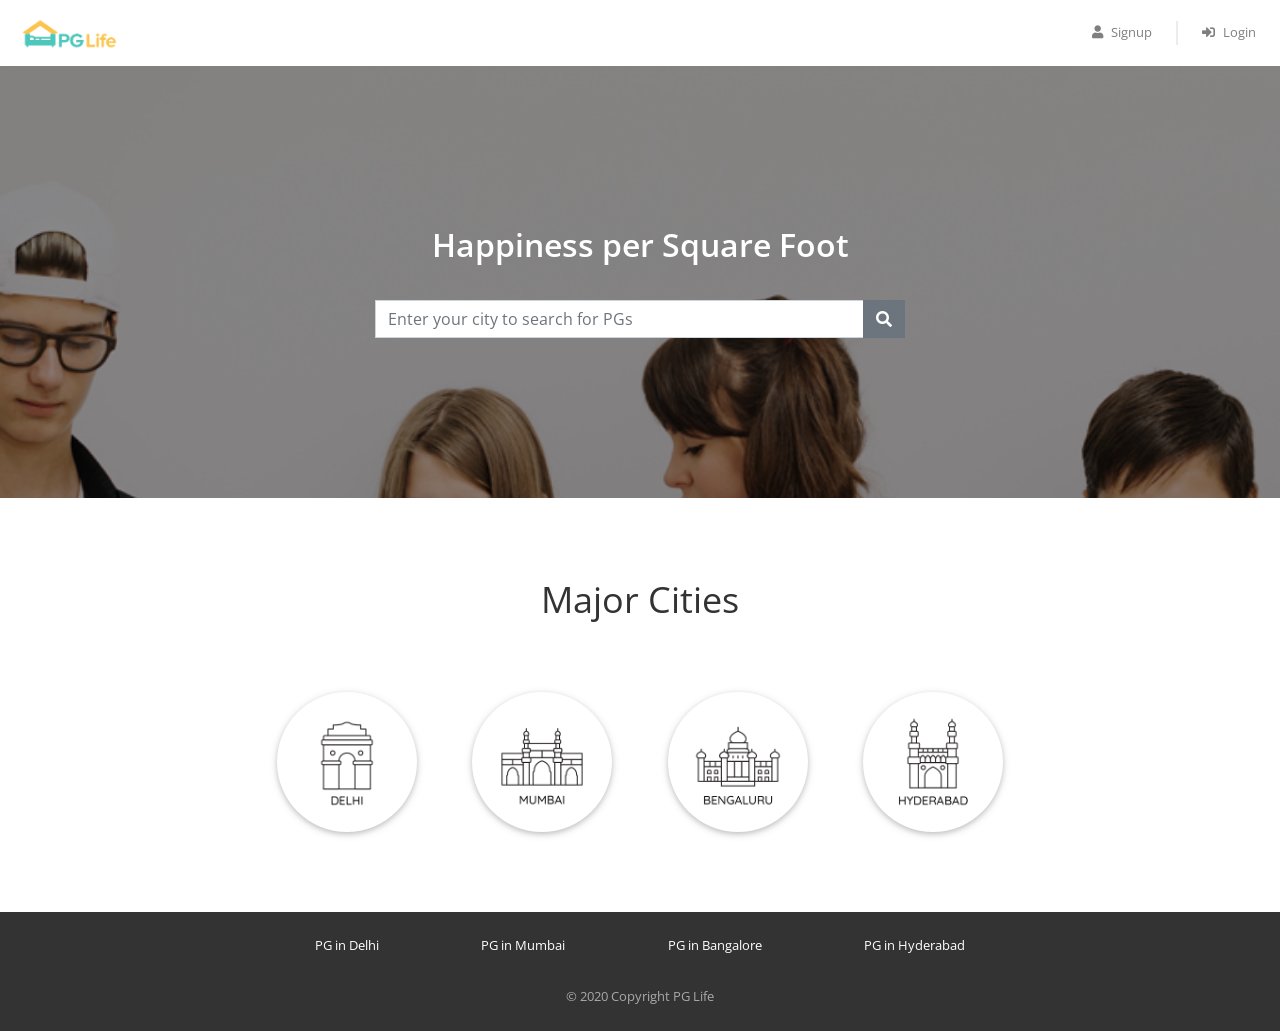
<file: PG Life/html/index.html>
<!DOCTYPE html>
<html lang="en">

<head>
    <meta name="viewport" content="width=device-width, initial-scale=1">
    <title>Welcome | PG Life</title>

    <link href="../css/bootstrap.min.css" rel="stylesheet" />
    <link href="https://use.fontawesome.com/releases/v5.11.2/css/all.css" rel="stylesheet" />
    <link href="https://fonts.googleapis.com/css2?family=Open+Sans:ital,wght@0,300;0,400;0,600;0,700;0,800;1,300;1,400;1,600;1,700;1,800&display=swap" rel="stylesheet" />
    <link href="../css/common.css" rel="stylesheet" />
    <link href="../css/home.css" rel="stylesheet" />
    <link href="../html/dashboard.html" rel="stylesheet" />
    <link href="../html/index.html" rel="stylesheet" /> 
</head>

<body>
    <div class="header sticky-top">
        <nav class="navbar navbar-expand-md navbar-light">
            <a class="navbar-brand" href="index.html">
                <img src="../img/logo.png" />
            </a>
            <button class="navbar-toggler" type="button" data-toggle="collapse" data-target="#my-navbar">
                <span class="navbar-toggler-icon"></span>
            </button>

            <div class="collapse navbar-collapse justify-content-end" id="my-navbar">
                <ul class="navbar-nav">
                    <li class="nav-item">
                        <a class="nav-link" href="#" data-toggle="modal" data-target="#signup-modal">
                            <i class="fas fa-user"></i>Signup
                        </a>
                    </li>
                    <div class="nav-vl"></div>
                    <li class="nav-item">
                        <a class="nav-link" href="#" data-toggle="modal" data-target="#login-modal">
                            <i class="fas fa-sign-in-alt"></i>Login
                        </a>
                    </li>
                </ul>
            </div>
        </nav>
    </div>

    <div id="loading">
    </div>

    <div class="banner-container">
        <h2 class="white pb-3">Happiness per Square Foot</h2>

        <form id="search-form">
            <div class="input-group city-search">
                <input type="text" class="form-control input-city" id='city' name='city' placeholder="Enter your city to search for PGs" />
                <div class="input-group-append">
                    <button type="submit" class="btn btn-secondary">
                        <i class="fa fa-search"></i>
                    </button>
                </div>
            </div>
        </form>
    </div>

    <div class="page-container">
        <h1 class="city-heading">
            Major Cities
        </h1>
        <div class="row">
            <div class="city-card-container col-md">
                <a href="property_list-delhi.html">
                    <div class="city-card rounded-circle">
                        <img src="../img/delhi.png" class="city-img" />
                    </div>
                </a>
            </div>

            <div class="city-card-container col-md">
                <a href="property_list-mumbai.html">
                    <div class="city-card rounded-circle">
                        <img src="../img/mumbai.png" class="city-img" />
                    </div>
                </a>
            </div>

            <div class="city-card-container col-md">
                <a href="property_list-bangalore.html">
                    <div class="city-card rounded-circle">
                        <img src="../img/bangalore.png" class="city-img" />
                    </div>
                </a>
            </div>

            <div class="city-card-container col-md">
                <a href="property_list-hyderabad.html">
                    <div class="city-card rounded-circle">
                        <img src="../img/hyderabad.png" class="city-img" />
                    </div>
                </a>
            </div>
        </div>
    </div>

    <div class="modal fade" id="signup-modal" tabindex="-1" role="dialog" aria-labelledby="signup-heading" aria-hidden="true">
        <div class="modal-dialog" role="document">
            <div class="modal-content">
                <div class="modal-header">
                    <h5 class="modal-title" id="signup-heading">Signup with PGLife</h5>
                    <button type="button" class="close" data-dismiss="modal" aria-label="Close">
                        <span aria-hidden="true">&times;</span>
                    </button>
                </div>

                <div class="modal-body">
                    <form id="signup-form" class="form" role="form">
                        <div class="input-group form-group">
                            <div class="input-group-prepend">
                                <span class="input-group-text">
                                    <i class="fas fa-user"></i>
                                </span>
                            </div>
                            <input type="text" class="form-control" name="full_name" placeholder="Full Name" maxlength="30" required>
                        </div>

                        <div class="input-group form-group">
                            <div class="input-group-prepend">
                                <span class="input-group-text">
                                    <i class="fas fa-phone-alt"></i>
                                </span>
                            </div>
                            <input type="text" class="form-control" name="phone" placeholder="Phone Number" maxlength="10" minlength="10" required>
                        </div>

                        <div class="input-group form-group">
                            <div class="input-group-prepend">
                                <span class="input-group-text">
                                    <i class="fas fa-envelope"></i>
                                </span>
                            </div>
                            <input type="email" class="form-control" name="email" placeholder="Email" required>
                        </div>

                        <div class="input-group form-group">
                            <div class="input-group-prepend">
                                <span class="input-group-text">
                                    <i class="fas fa-lock"></i>
                                </span>
                            </div>
                            <input type="password" class="form-control" name="password" placeholder="Password" minlength="6" required>
                        </div>

                        <div class="input-group form-group">
                            <div class="input-group-prepend">
                                <span class="input-group-text">
                                    <i class="fas fa-university"></i>
                                </span>
                            </div>
                            <input type="text" class="form-control" name="college_name" placeholder="College Name" maxlength="150" required>
                        </div>

                        <div class="form-group">
                            <span>I'm a</span>
                            <input type="radio" class="ml-3" id="gender-male" name="gender" value="male" /> Male
                            <label for="gender-male">
                            </label>
                            <input type="radio" class="ml-3" id="gender-female" name="gender" value="female" />
                            <label for="gender-female">
                                Female
                            </label>
                        </div>

                        <div class="form-group">
                            <button type="submit" class="btn btn-block btn-primary">Create Account</button>
                        </div>
                    </form>
                </div>

                <div class="modal-footer">
                    <span>Already have an account?
                        <a href="#" data-dismiss="modal" data-toggle="modal" data-target="#login-modal">Login</a>
                    </span>
                </div>
            </div>
        </div>
    </div>

    <div class="modal fade" id="login-modal" tabindex="-1" role="dialog" aria-labelledby="login-heading" aria-hidden="true">
        <div class="modal-dialog modal-dialog-centered" role="document">
            <div class="modal-content">
                <div class="modal-header">
                    <h5 class="modal-title" id="login-heading">Login with PGLife</h5>
                    <button type="button" class="close" data-dismiss="modal" aria-label="Close">
                        <span aria-hidden="true">&times;</span>
                    </button>
                </div>

                <div class="modal-body">
                    <form id="login-form" class="form" role="form">
                        <div class="input-group form-group">
                            <div class="input-group-prepend">
                                <span class="input-group-text">
                                    <i class="fas fa-user"></i>
                                </span>
                            </div>
                            <input type="email" class="form-control" name="email" placeholder="Email" required>
                        </div>

                        <div class="input-group form-group">
                            <div class="input-group-prepend">
                                <span class="input-group-text">
                                    <i class="fas fa-lock"></i>
                                </span>
                            </div>
                            <input type="password" class="form-control" name="password" placeholder="Password" minlength="6" required>
                        </div>

                        <div class="form-group">
                            <button type="submit" class="btn btn-block btn-primary">Login</button>
                        </div>
                    </form>
                </div>

                <div class="modal-footer">
                    <span>
                        <a href="#" data-dismiss="modal" data-toggle="modal" data-target="#signup-modal">Click here</a>
                        to register a new account
                    </span>
                </div>
            </div>
        </div>
    </div>

    <div class="footer">
        <div class="page-container footer-container">
            <div class="footer-cities">
                <div class="footer-city">
                    <a href="property_list-delhi.html">PG in Delhi</a>
                </div>
                <div class="footer-city">
                    <a href="property_list-mumbai.html">PG in Mumbai</a>
                </div>
                <div class="footer-city">
                    <a href="property_list-bangalore.html">PG in Bangalore</a>
                </div>
                <div class="footer-city">
                    <a href="property_list-hyderabad.html">PG in Hyderabad</a>
                </div>
            </div>
            <div class="footer-copyright">© 2020 Copyright PG Life </div>
        </div>
    </div>

    <script type="text/javascript" src="../js/jquery.js"></script>
    <script type="text/javascript" src="../js/bootstrap.min.js"></script>
</body>
</html>
</file>
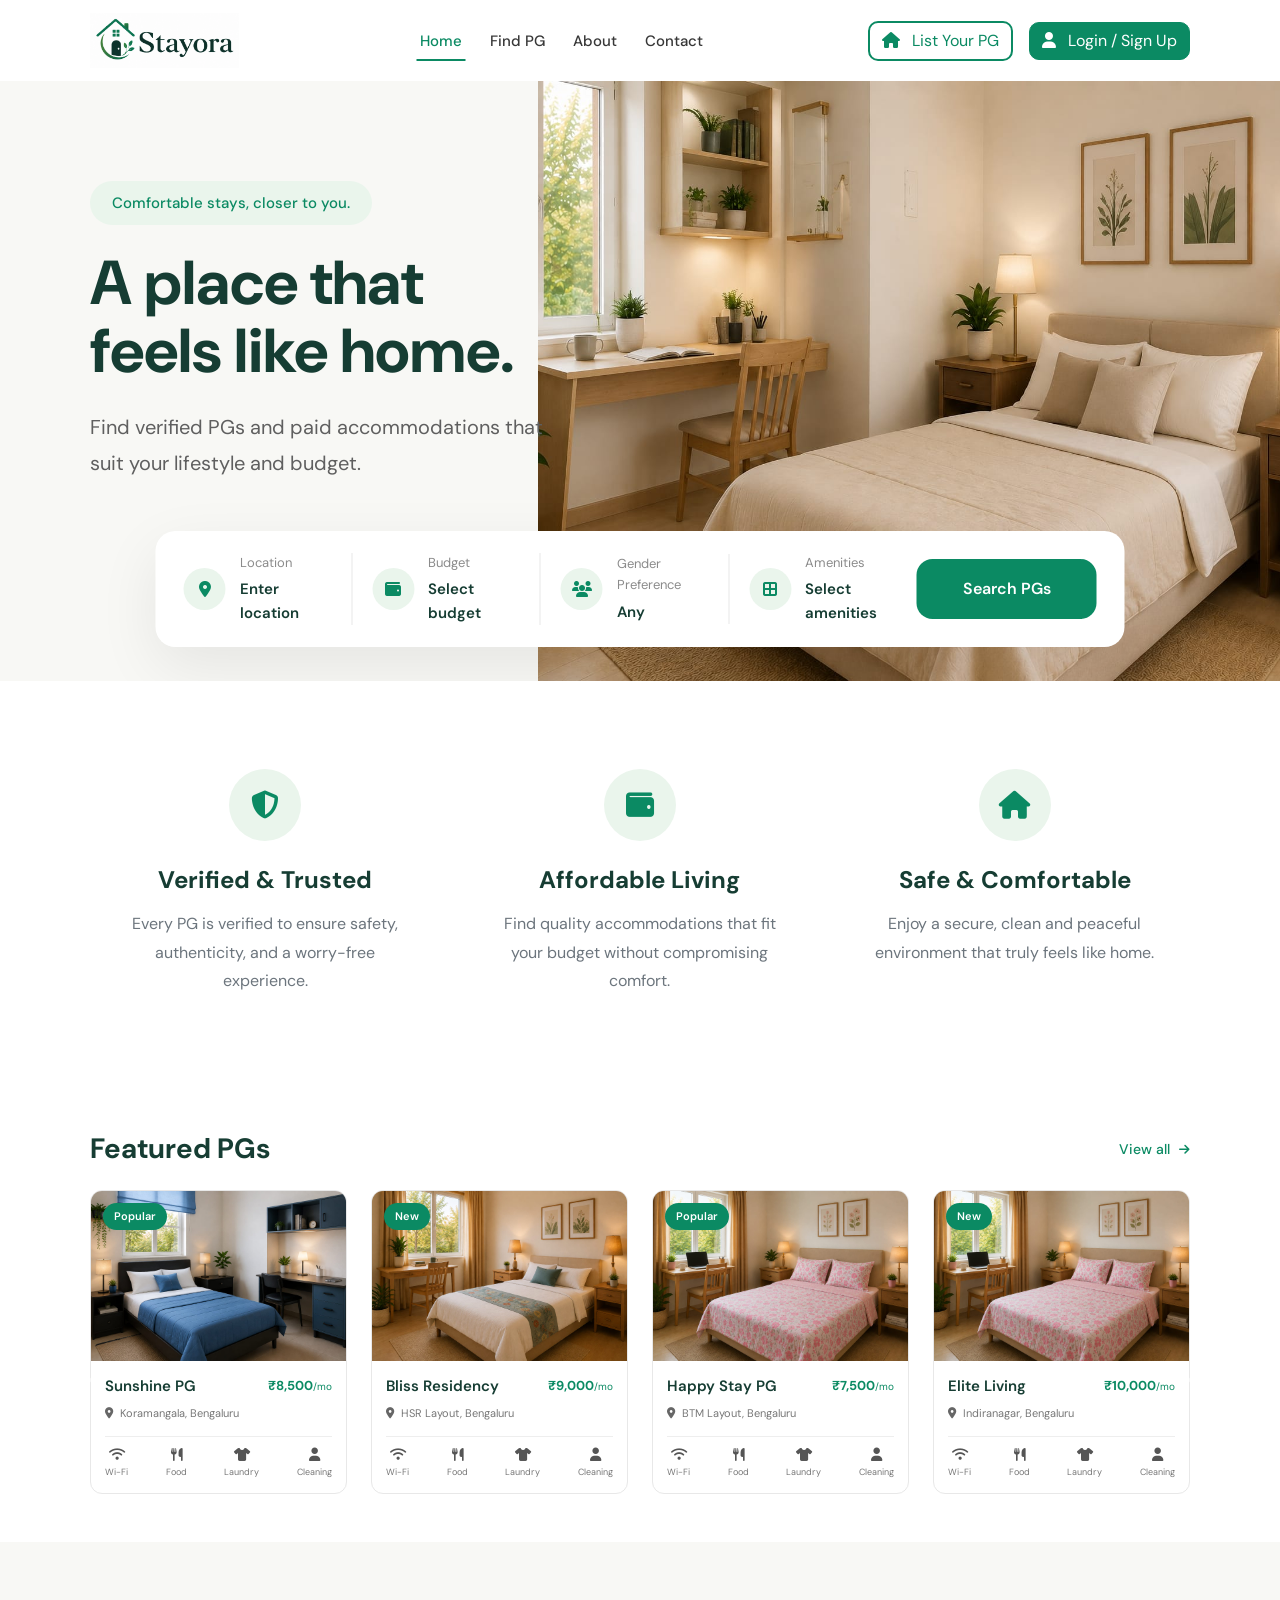
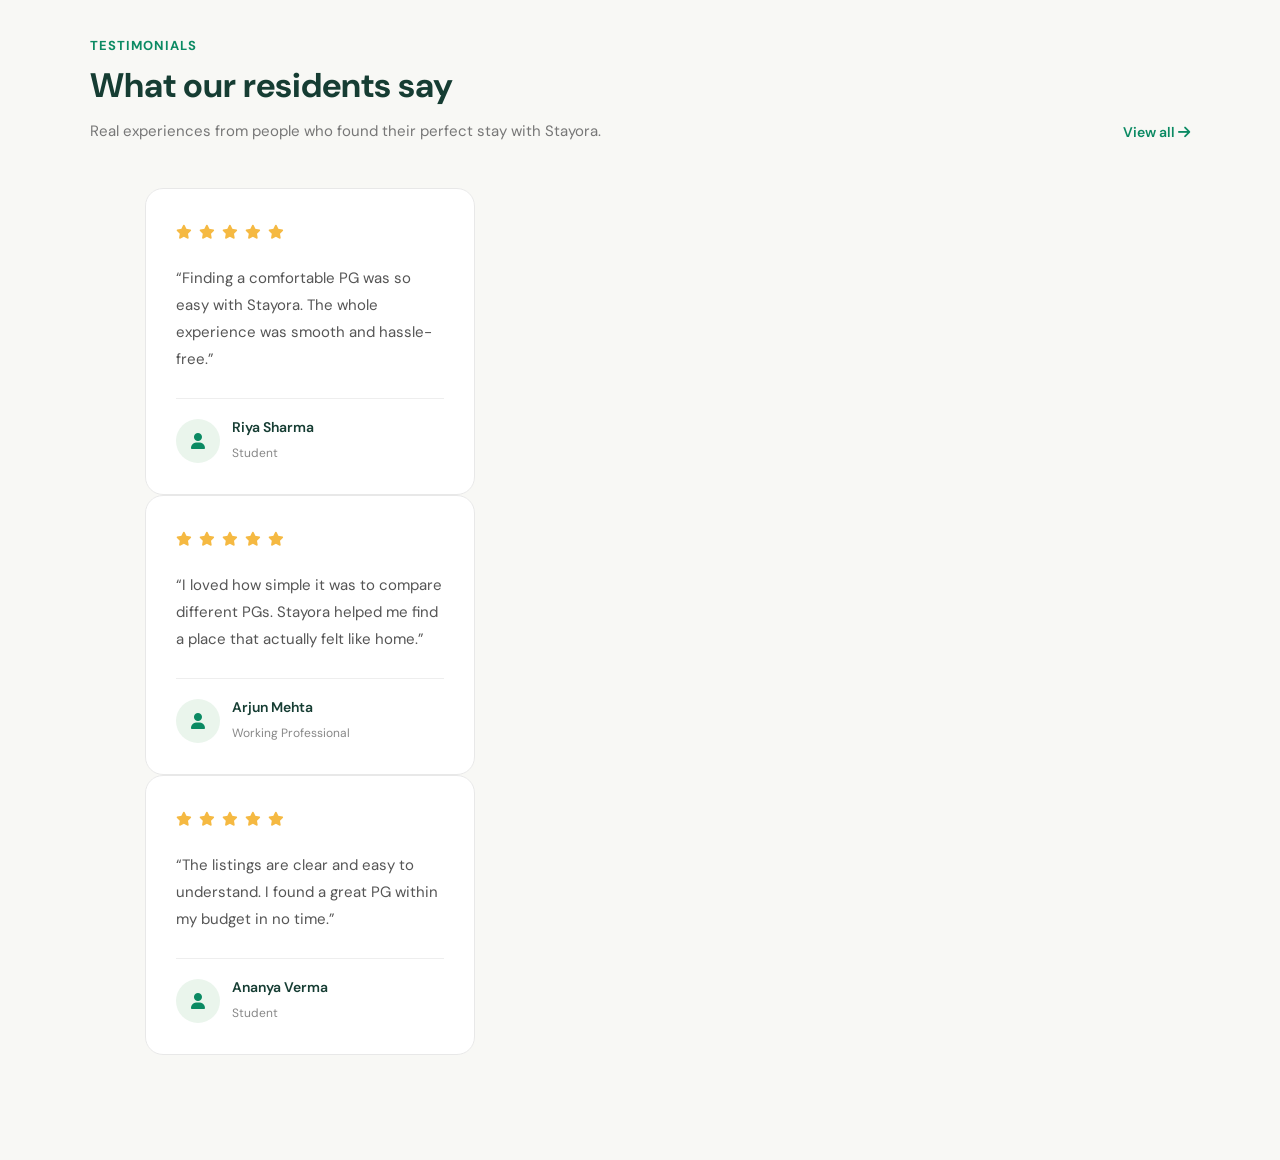
<file: Stayora/html/index.html>
<!DOCTYPE html>
<html lang="en">

<head>
    <meta name="viewport" content="width=device-width, initial-scale=1.0">
    <title>Welcome | Stayora</title>

    <link href="https://cdn.jsdelivr.net/npm/bootstrap@5.3.7/dist/css/bootstrap.min.css" rel="stylesheet">
    <link href="https://cdnjs.cloudflare.com/ajax/libs/font-awesome/6.7.2/css/all.min.css" rel="stylesheet">
    <link href="https://fonts.googleapis.com/css2?family=DM+Sans:wght@400;500;600;700&display=swap" rel="stylesheet">
    <link href="../css/common.css" rel="stylesheet" />
    <link href="../css/home.css" rel="stylesheet" />

</head>

<body>
    <header class="header sticky-top">
        <nav class="navbar navbar-expand-lg navbar-light bg-white">
            <div class="container">
                <a class="navbar-brand" href="../index.html">
                    <img src="../Img/logo.png" alt="Stayora Logo"/>
                </a>
                <button class="navbar-toggler" type="button" data-bs-toggle="collapse" data-bs-target="#my-navbar">
                    <span class="navbar-toggler-icon"></span>
                </button>
                <div class="collapse navbar-collapse" id="my-navbar">
                    <ul class="navbar-nav mx-auto">
                        <li class="nav-item">
                            <a class="nav-link active" href="../html/index.html">Home</a>
                        </li>
                        <li class="nav-item">
                            <a class="nav-link" href="../html/find-pg.html">Find PG</a>
                        </li>
                        <li class="nav-item">
                            <a class="nav-link" href="../html/about.html">About</a>
                        </li>
                        <li class="nav-item">
                            <a class="nav-link" href="../html/contact.html">Contact</a>
                        </li>
                    </ul>
                    <a class="btn btn-list-pg" href="#" data-bs-toggle="modal" data-bs-target="#list-modal">
                        <i class="fas fa-home me-2"></i> List Your PG
                    </a>
                    <a class="btn btn-primary ms-3" href="#" data-bs-toggle="modal" data-bs-target="#login-modal">
                        <i class="fas fa-user me-2"></i> Login / Sign Up
                    </a>
                </div>
            </div>
        </nav> 
    </header>
    <section class="hero-section">
        <div class="hero-image">
            <img src="../Img/room 1.jpeg" alt="Stayora">
        </div>
        <div class="hero-overlay"></div>
        <div class="container hero-content">
            <div class="hero-text">
                <span class="hero-badge">
                    Comfortable stays, closer to you.
                </span>
                <h1>
                    A place that <br>
                    feels like home.
                </h1>
                <p>
                    Find verified PGs and paid accommodations
                    that suit your lifestyle and budget.
                </p>
            </div>
            <div class="search-box">
                <div class="search-item">
                    <i class="fa-solid fa-location-dot"></i>
                <div>
                    <small>Location</small>
                    <p>Enter location</p>
                </div>
            </div>
            <div class="search-item">
                <i class="fa-solid fa-wallet"></i>
                <div>
                    <small>Budget</small>
                    <p>Select budget</p>
                </div>
            </div>
            <div class="search-item">
                <i class="fa-solid fa-users"></i>
                <div>
                    <small>Gender Preference</small>
                    <p>Any</p>
                </div>
            </div>
            <div class="search-item">
                <i class="fa-solid fa-border-all"></i>
                <div>
                    <small>Amenities</small>
                    <p>Select amenities</p>
                </div>
            </div>
            <button class="search-btn">
                Search PGs
            </button>
        </div>
    </section>
    <section class="features py-5">
        <div class="container">
            <div class="row g-4">
                <div class="col-lg-4 col-md-6">
                    <div class="feature-card">
                        <div class="feature-icon">
                            <i class="fa-solid fa-shield-halved"></i>
                        </div>
                        <h4>Verified & Trusted</h4>
                        <p>
                            Every PG is verified to ensure
                            safety, authenticity, and a
                            worry-free experience.
                        </p>
                    </div>
                </div>
                <div class="col-lg-4 col-md-6">
                    <div class="feature-card">
                        <div class="feature-icon">
                            <i class="fa-solid fa-wallet"></i>
                        </div>
                        <h4>Affordable Living</h4>
                        <p>
                            Find quality accommodations
                            that fit your budget without
                            compromising comfort.
                        </p>
                    </div>
                </div>
                <div class="col-lg-4 col-md-6 mx-md-auto">
                    <div class="feature-card">
                        <div class="feature-icon">
                            <i class="fa-solid fa-house"></i>
                        </div>
                        <h4>Safe & Comfortable</h4>
                        <p>
                            Enjoy a secure, clean and
                            peaceful environment that
                            truly feels like home.
                        </p>
                    </div>
                </div>
            </div>
        </div>
    </section>
    <section class="featured-pgs py-5">
        <div class="container">
            <div class="section-header d-flex justify-content-between align-items-center mb-4">
                <h2 class="section-title">Featured PGs</h2>
                <a href="#" class="view-all">
                    View all <i class="fa-solid fa-arrow-right"></i>
                </a>
            </div>
            <div class="row g-4">
                <div class="col-12 col-sm-6 col-lg-3">
                    <div class="pg-card">
                        <div class="pg-image">
                            <img src="../Img/WhatsApp Image 2026-08-05 at 11.44.10 AM (1).jpeg"
                                 alt="Sunshine PG">
                            <span class="pg-badge">Popular</span>
                        </div>
                        <div class="pg-content">
                            <div class="pg-title-row">
                                <h3>Sunshine PG</h3>
                                <span class="pg-price">₹8,500<small>/mo</small></span>
                            </div>
                            <p class="pg-location">
                                <i class="fa-solid fa-location-dot"></i>
                                Koramangala, Bengaluru
                            </p>
                            <div class="pg-amenities">
                                <div class="amenity">
                                    <i class="fa-solid fa-wifi"></i>
                                    <span>Wi-Fi</span>
                                </div>
                                <div class="amenity">
                                    <i class="fa-solid fa-utensils"></i>
                                    <span>Food</span>
                                </div>
                                <div class="amenity">
                                    <i class="fa-solid fa-shirt"></i>
                                    <span>Laundry</span>
                                </div>
                                <div class="amenity">
                                    <i class="fa-solid fa-user"></i>
                                    <span>Cleaning</span>
                                </div>
                            </div>
                        </div>
                    </div>
                </div>
                <div class="col-12 col-sm-6 col-lg-3">
                    <div class="pg-card">
                        <div class="pg-image">
                            <img src="../Img/WhatsApp Image 2026-08-05 at 11.44.10 AM (2).jpeg"
                                 alt="Bliss Residency">
                            <span class="pg-badge">New</span>
                        </div>
                        <div class="pg-content">
                            <div class="pg-title-row">
                                <h3>Bliss Residency</h3>
                                <span class="pg-price">₹9,000<small>/mo</small></span>
                            </div>
                            <p class="pg-location">
                                <i class="fa-solid fa-location-dot"></i>
                                HSR Layout, Bengaluru
                            </p>
                            <div class="pg-amenities">
                                <div class="amenity">
                                    <i class="fa-solid fa-wifi"></i>
                                    <span>Wi-Fi</span>
                                </div>
                                <div class="amenity">
                                    <i class="fa-solid fa-utensils"></i>
                                    <span>Food</span>
                                </div>
                                <div class="amenity">
                                    <i class="fa-solid fa-shirt"></i>
                                    <span>Laundry</span>
                                </div>
                                <div class="amenity">
                                    <i class="fa-solid fa-user"></i>
                                    <span>Cleaning</span>
                                </div>
                            </div>
                        </div>
                    </div>
                </div>
                <div class="col-12 col-sm-6 col-lg-3">
                    <div class="pg-card">
                        <div class="pg-image">
                            <img src="../Img/WhatsApp Image 2026-08-05 at 11.44.10 AM.jpeg"
                                 alt="Happy Stay PG">
                            <span class="pg-badge">Popular</span>
                        </div>
                        <div class="pg-content">
                            <div class="pg-title-row">
                                <h3>Happy Stay PG</h3>
                                <span class="pg-price">₹7,500<small>/mo</small></span>
                            </div>
                            <p class="pg-location">
                                <i class="fa-solid fa-location-dot"></i>
                                BTM Layout, Bengaluru
                            </p>
                            <div class="pg-amenities">
                                <div class="amenity">
                                    <i class="fa-solid fa-wifi"></i>
                                    <span>Wi-Fi</span>
                                </div>
                                <div class="amenity">
                                    <i class="fa-solid fa-utensils"></i>
                                    <span>Food</span>
                                </div>
                                <div class="amenity">
                                    <i class="fa-solid fa-shirt"></i>
                                    <span>Laundry</span>
                                </div>
                                <div class="amenity">
                                    <i class="fa-solid fa-user"></i>
                                    <span>Cleaning</span>
                                </div>
                            </div>
                        </div>
                    </div>
                </div>
                <div class="col-12 col-sm-6 col-lg-3">
                    <div class="pg-card">
                        <div class="pg-image">
                            <img src="../Img/WhatsApp Image 2026-08-05 at 11.44.10 AM.jpeg"
                                alt="Elite Living">
                            <span class="pg-badge">New</span>
                        </div>
                        <div class="pg-content">
                            <div class="pg-title-row">
                                <h3>Elite Living</h3>
                                <span class="pg-price">₹10,000<small>/mo</small></span>
                            </div>
                            <p class="pg-location">
                                <i class="fa-solid fa-location-dot"></i>
                                Indiranagar, Bengaluru
                            </p>
                            <div class="pg-amenities">
                                <div class="amenity">
                                    <i class="fa-solid fa-wifi"></i>
                                    <span>Wi-Fi</span>
                                </div>
                                <div class="amenity">
                                    <i class="fa-solid fa-utensils"></i>
                                    <span>Food</span>
                                </div>
                                <div class="amenity">
                                    <i class="fa-solid fa-shirt"></i>
                                    <span>Laundry</span>
                                </div>
                                <div class="amenity">
                                    <i class="fa-solid fa-user"></i>
                                    <span>Cleaning</span>
                                </div>
                            </div>
                        </div>
                    </div>
                </div>
            </div>
        </div>    
    </section>
    <section class="testimonials">
        <div class="container">
            <div class="testimonial-header">
                <div>
                    <span class="testimonial-label">TESTIMONIALS</span>
                    <h2>What our residents say</h2>
                    <p>Real experiences from people who found their perfect stay with Stayora.</p>
                </div>
                <a href="#" class="testimonial-view">
                    View all <i class="fa-solid fa-arrow-right"></i>
                </a>
            </div>
            <div id="testimonialCarousel"
                 class="carousel slide"
                 data-ride="carousel"
                 data-interval="5000">
                <div class="carousel-inner">
                    <div class="carousel-item active">
                        <div class="col-12 col-md-4">
                            <div class="testimonial-card">
                                <div class="testimonial-stars">
                                    <i class="fa-solid fa-star"></i>
                                    <i class="fa-solid fa-star"></i>
                                    <i class="fa-solid fa-star"></i>
                                    <i class="fa-solid fa-star"></i>
                                    <i class="fa-solid fa-star"></i>
                                </div>
                                <p class="testimonial-text">
                                    “Finding a comfortable PG was so easy
                                    with Stayora. The whole experience was
                                    smooth and hassle-free.”
                                </p>
                                <div class="testimonial-user">
                                    <div class="user-avatar">
                                        <i class="fa-solid fa-user"></i>
                                    </div>
                                    <div>
                                        <h4>Riya Sharma</h4>
                                        <span>Student</span>
                                    </div>
                                </div>
                            </div>
                        </div>
                        <div class="col-12 col-md-4">
                            <div class="testimonial-card">
                                <div class="testimonial-stars">
                                    <i class="fa-solid fa-star"></i>
                                    <i class="fa-solid fa-star"></i>
                                    <i class="fa-solid fa-star"></i>
                                    <i class="fa-solid fa-star"></i>
                                    <i class="fa-solid fa-star"></i>
                                </div>
                                <p class="testimonial-text">
                                    “I loved how simple it was to compare
                                    different PGs. Stayora helped me find
                                    a place that actually felt like home.”
                                </p>
                                <div class="testimonial-user">
                                    <div class="user-avatar">
                                        <i class="fa-solid fa-user"></i>
                                    </div>
                                    <div>
                                        <h4>Arjun Mehta</h4>
                                        <span>Working Professional</span>
                                    </div>
                                </div>
                            </div>
                        </div>
                        <div class="col-12 col-md-4">
                            <div class="testimonial-card">
                                <div class="testimonial-stars">
                                    <i class="fa-solid fa-star"></i>
                                    <i class="fa-solid fa-star"></i>
                                    <i class="fa-solid fa-star"></i>
                                    <i class="fa-solid fa-star"></i>
                                    <i class="fa-solid fa-star"></i>
                                </div>
                                <p class="testimonial-text">
                                    “The listings are clear and easy to
                                    understand. I found a great PG within
                                    my budget in no time.”
                                </p>
                                <div class="testimonial-user">
                                    <div class="user-avatar">
                                        <i class="fa-solid fa-user"></i>
                                    </div>
                                    <div>
                                        <h4>Ananya Verma</h4>
                                        <span>Student</span>
                                    </div>
                                </div>
                            </div>
                        </div>
                    </div>
                </div>
                <div class="carousel-item">
                    <div class="row">
                        <div class="col-12 col-md-4">
                            <div class="testimonial-card">
                                <div class="testimonial-stars">
                                    <i class="fa-solid fa-star"></i>
                                    <i class="fa-solid fa-star"></i>
                                    <i class="fa-solid fa-star"></i>
                                    <i class="fa-solid fa-star"></i>
                                    <i class="fa-solid fa-star"></i>
                                </div>
                                <p class="testimonial-text">
                                    “Stayora made my PG search much easier.
                                    I quickly found options that matched
                                    my requirements.”
                                </p>
                                <div class="testimonial-user">
                                    <div class="user-avatar">
                                        <i class="fa-solid fa-user"></i>
                                    </div>
                                    <div>
                                        <h4>Karan Singh</h4>
                                        <span>Student</span>
                                    </div>
                                </div>
                            </div>
                        </div>
                        <div class="col-12 col-md-4">
                            <div class="testimonial-card">
                                <div class="testimonial-stars">
                                    <i class="fa-solid fa-star"></i>
                                    <i class="fa-solid fa-star"></i>
                                    <i class="fa-solid fa-star"></i>
                                    <i class="fa-solid fa-star"></i>
                                    <i class="fa-solid fa-star"></i>
                                </div>
                                <p class="testimonial-text">
                                    “A clean and simple platform for finding
                                    a good place to stay. Really liked the
                                    overall experience.”
                                </p>
                                <div class="testimonial-user">
                                    <div class="user-avatar">
                                        <i class="fa-solid fa-user"></i>
                                    </div>
                                    <div>
                                        <h4>Neha Kapoor</h4>
                                        <span>Working Professional</span>
                                    </div>
                                </div>
                            </div>
                        </div>
                        <div class="col-12 col-md-4">
                            <div class="testimonial-card">
                                <div class="testimonial-stars">
                                    <i class="fa-solid fa-star"></i>
                                    <i class="fa-solid fa-star"></i>
                                    <i class="fa-solid fa-star"></i>
                                    <i class="fa-solid fa-star"></i>
                                    <i class="fa-solid fa-star"></i>
                                </div>
                                <p class="testimonial-text">
                                    “I found exactly what I was looking for
                                    without wasting hours searching.”
                                </p>
                                <div class="testimonial-user">
                                    <div class="user-avatar">
                                        <i class="fa-solid fa-user"></i>
                                    </div>
                                    <div>
                                        <h4>Rahul Verma</h4>
                                        <span>Student</span>
                                    </div>
                                </div>
                            </div>
                        </div>
                    </div>
                </div>
            </div>
            <a class="carousel-control-prev"
               href="#testimonialCarousel"
               role="button"
               data-slide="prev">
                <span class="carousel-control-prev-icon"></span>
                <span class="sr-only">Previous</span>
            </a>
            <a class="carousel-control-next"
               href="#testimonialCarousel"
               role="button"
               data-slide="next">
                <span class="carousel-control-next-icon"></span>
                <span class="sr-only">Next</span>
            </a>
        </div>
    </section>
</file>
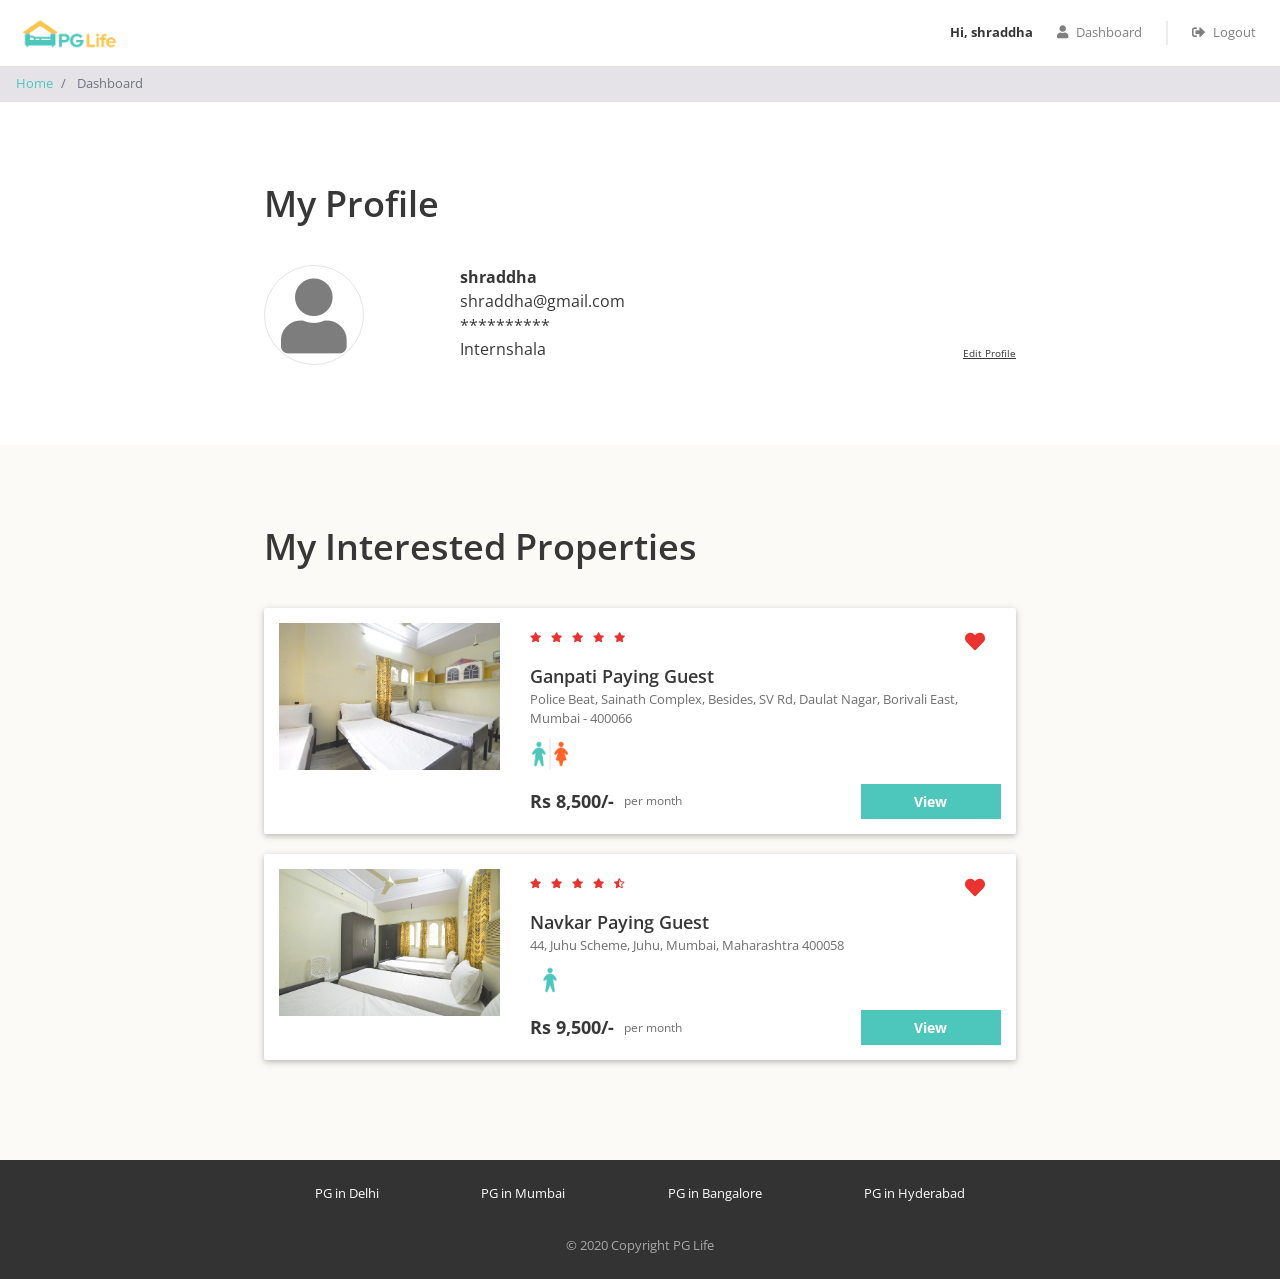
<file: PG Life/html/dashboard.html>
<!DOCTYPE html>
<html lang="en">

<head>
    <meta name="viewport" content="width=device-width, initial-scale=1">
    <meta charset="UTF-8">
    <title>Dashboard | PG Life</title>

    <link href="../css/bootstrap.min.css" rel="stylesheet" />
    <link href="https://use.fontawesome.com/releases/v5.11.2/css/all.css" rel="stylesheet" />
    <link href="https://fonts.googleapis.com/css2?family=Open+Sans:ital,wght@0,300;0,400;0,600;0,700;0,800;1,300;1,400;1,600;1,700;1,800&display=swap" rel="stylesheet" />
    <link href="../css/common.css" rel="stylesheet" />
    <link href="../css/dashboard.css" rel="stylesheet" />
    <link href="../html/index.html" rel="stylesheet" />
</head>


<body>
<div class="header sticky-top">
        <nav class="navbar navbar-expand-md navbar-light">
            <a class="navbar-brand" href="index.html">
                <img src="../img/logo.png" />
            </a>
            <button class="navbar-toggler" type="button" data-toggle="collapse" data-target="#my-navbar">
                <span class="navbar-toggler-icon"></span>
            </button>

            <div class="collapse navbar-collapse justify-content-end" id="my-navbar">
                <ul class="navbar-nav">
                    <div class='nav-name'>
                        Hi, shraddha
                    </div>
                    <li class="nav-item">
                        <a class="nav-link" href="dashboard.html">
                            <i class="fas fa-user"></i>Dashboard
                        </a>
                    </li>
                    <div class="nav-vl"></div>
                    <li class="nav-item">
                        <a class="nav-link" href="#">
                            <i class="fas fa-sign-out-alt"></i>Logout
                        </a>
                    </li>
                </ul>
            </div>
        </nav>
    </div>

    <div id="loading">
    </div>

    <nav aria-label="breadcrumb">
        <ol class="breadcrumb py-2">
            <li class="breadcrumb-item">
                <a href="../html/index.html">Home</a>
            </li>
            <li class="breadcrumb-item active" aria-current="page">
                Dashboard
            </li>
        </ol>
    </nav>

    <div class="my-profile page-container">
        <h1>My Profile</h1>
        <div class="row">
            <div class="col-md-3 profile-img-container">
                <i class="fas fa-user profile-img"></i>
            </div>
            <div class="col-md-9">
                <div class="row no-gutters justify-content-between align-items-end">
                    <div class="profile">
                        <div class="name">shraddha</div>
                        <div class="email">shraddha@gmail.com</div>
                        <div class="phone">**********</div>
                        <div class="college">Internshala</div>
                    </div>
                    <div class="edit">
                        <div class="edit-profile">Edit Profile</div>
                    </div>
                </div>
            </div>
        </div>
    </div>

    <div class="my-interested-properties">
        <div class="page-container">
            <h1>My Interested Properties</h1>

            <div class="property-card property-id-1 row">
                <div class="image-container col-md-4">
                    <img src="../img/properties/1/eace7b9114fd6046.jpg" />
                </div>
                <div class="content-container col-md-8">
                    <div class="row no-gutters justify-content-between">
                        <div class="star-container" title="4.8">
                            <i class="fas fa-star"></i>
                            <i class="fas fa-star"></i>
                            <i class="fas fa-star"></i>
                            <i class="fas fa-star"></i>
                            <i class="fas fa-star"></i>
                        </div>
                        <div class="interested-container">
                            <i class="is-interested-image fas fa-heart" property_id="1"></i>
                        </div>
                    </div>
                    <div class="detail-container">
                        <div class="property-name">Ganpati Paying Guest</div>
                        <div class="property-address">Police Beat, Sainath Complex, Besides, SV Rd, Daulat Nagar, Borivali East, Mumbai - 400066</div>
                        <div class="property-gender">
                            <img src="../img/unisex.png">
                        </div>
                    </div>
                    <div class="row no-gutters">
                        <div class="rent-container col-6">
                            <div class="rent">Rs 8,500/-</div>
                            <div class="rent-unit">per month</div>
                        </div>
                        <div class="button-container col-6">
                            <a href="../html/property_detail-mumbai.html" class="btn btn-primary">View</a>
                        </div>
                    </div>
                </div>
            </div>

            <div class="property-card property-id-2 row">
                <div class="image-container col-md-4">
                    <img src="../img/properties/1/1d4f0757fdb86d5f.jpg" />
                </div>
                <div class="content-container col-md-8">
                    <div class="row no-gutters justify-content-between">
                        <div class="star-container" title="4.5">
                            <i class="fas fa-star"></i>
                            <i class="fas fa-star"></i>
                            <i class="fas fa-star"></i>
                            <i class="fas fa-star"></i>
                            <i class="fas fa-star-half-alt"></i>
                        </div>
                        <div class="interested-container">
                            <i class="is-interested-image fas fa-heart" property_id="2"></i>
                        </div>
                    </div>
                    <div class="detail-container">
                        <div class="property-name">Navkar Paying Guest</div>
                        <div class="property-address">44, Juhu Scheme, Juhu, Mumbai, Maharashtra 400058</div>
                        <div class="property-gender">
                            <img src="../img/male.png">
                        </div>
                    </div>
                    <div class="row no-gutters">
                        <div class="rent-container col-6">
                            <div class="rent">Rs 9,500/-</div>
                            <div class="rent-unit">per month</div>
                        </div>
                        <div class="button-container col-6">
                            <a href="../property_detail-mumbai.html" class="btn btn-primary">View</a>
                        </div>
                    </div>
                </div>
            </div>


        </div>
    </div>

    <div class="footer">
        <div class="page-container footer-container">
            <div class="footer-cities">
                <div class="footer-city">
                    <a href="../property_list-delhi.html">PG in Delhi</a>
                </div>
                <div class="footer-city">
                    <a href="../property_list-mumbai.html">PG in Mumbai</a>
                </div>
                <div class="footer-city">
                    <a href="../property_list-bangalore.html">PG in Bangalore</a>
                </div>
                <div class="footer-city">
                    <a href="../property_list-hyderabad.html">PG in Hyderabad</a>
                </div>
            </div>
            <div class="footer-copyright">© 2020 Copyright PG Life </div>
        </div>
    </div>

    <script type="text/javascript" src="../js/jquery.js"></script>
    <script type="text/javascript" src="../js/bootstrap.min.js"></script>
</body>

</html>
</file>
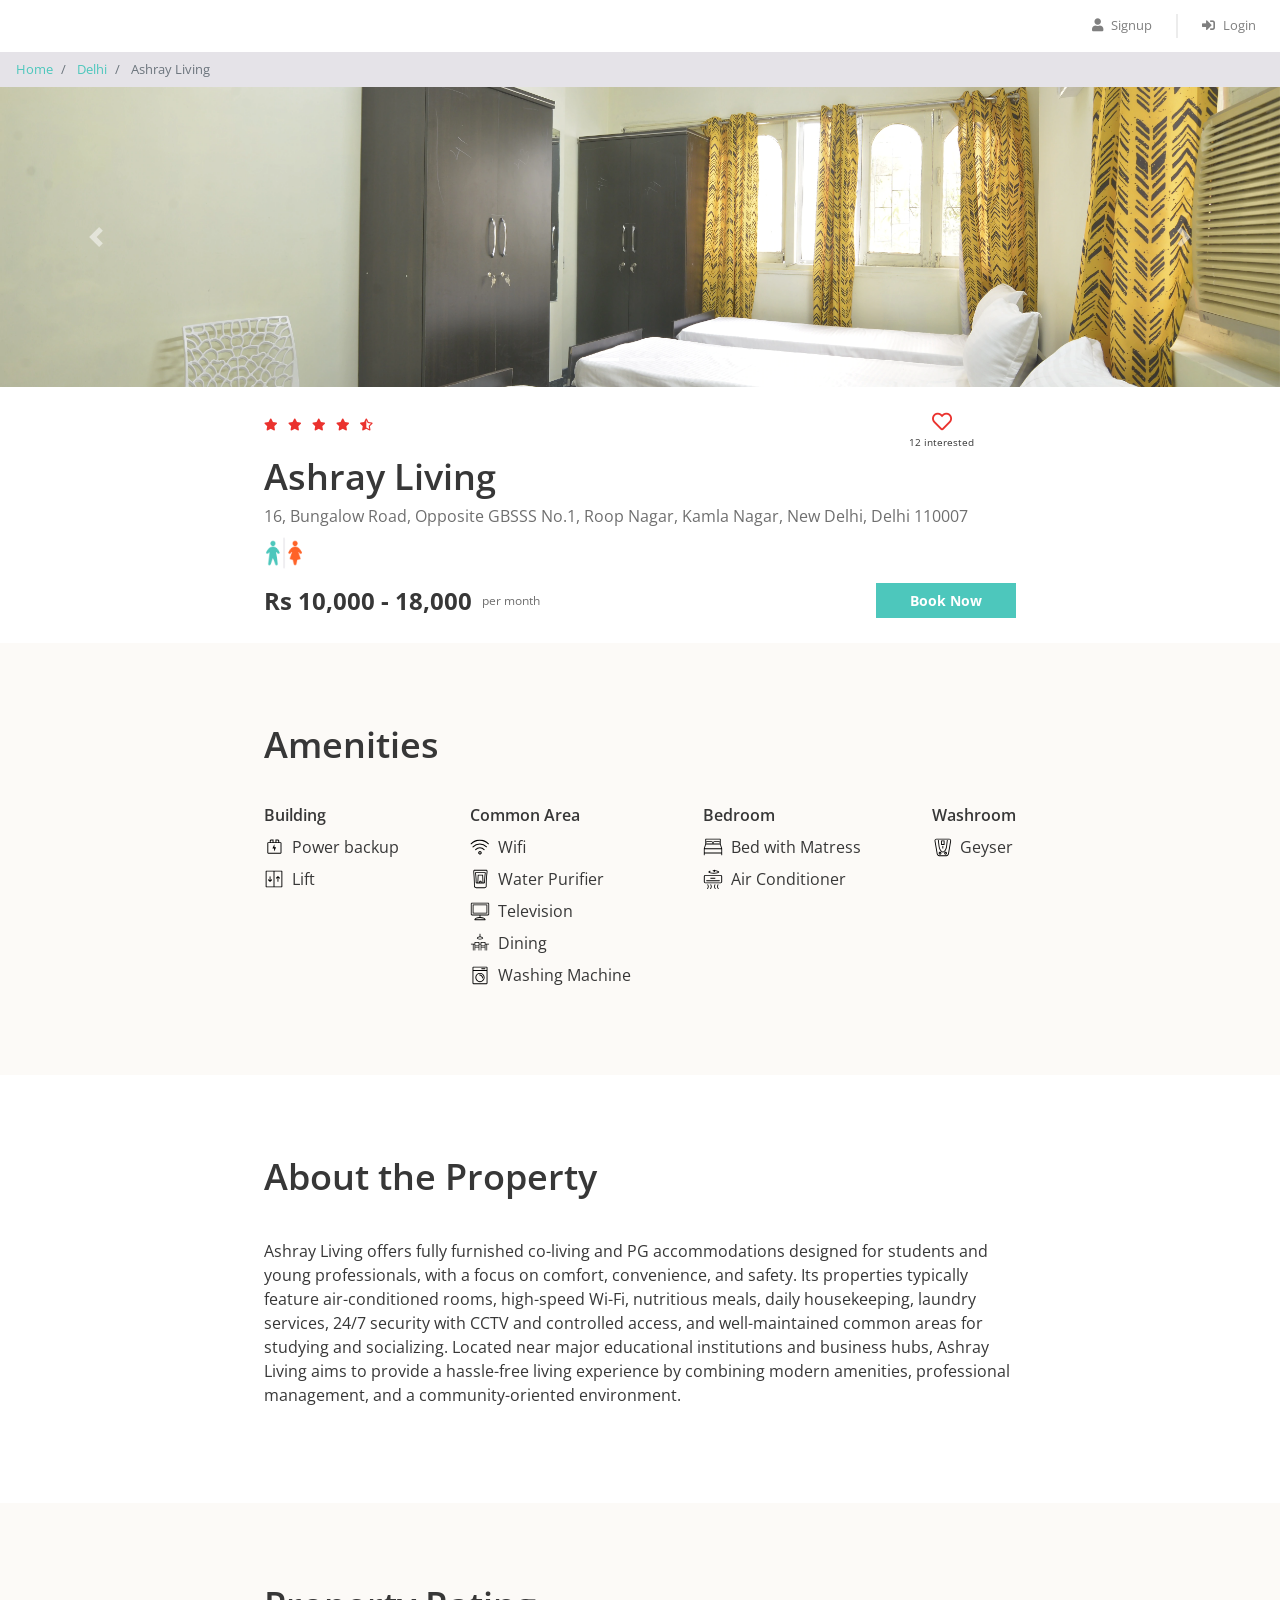
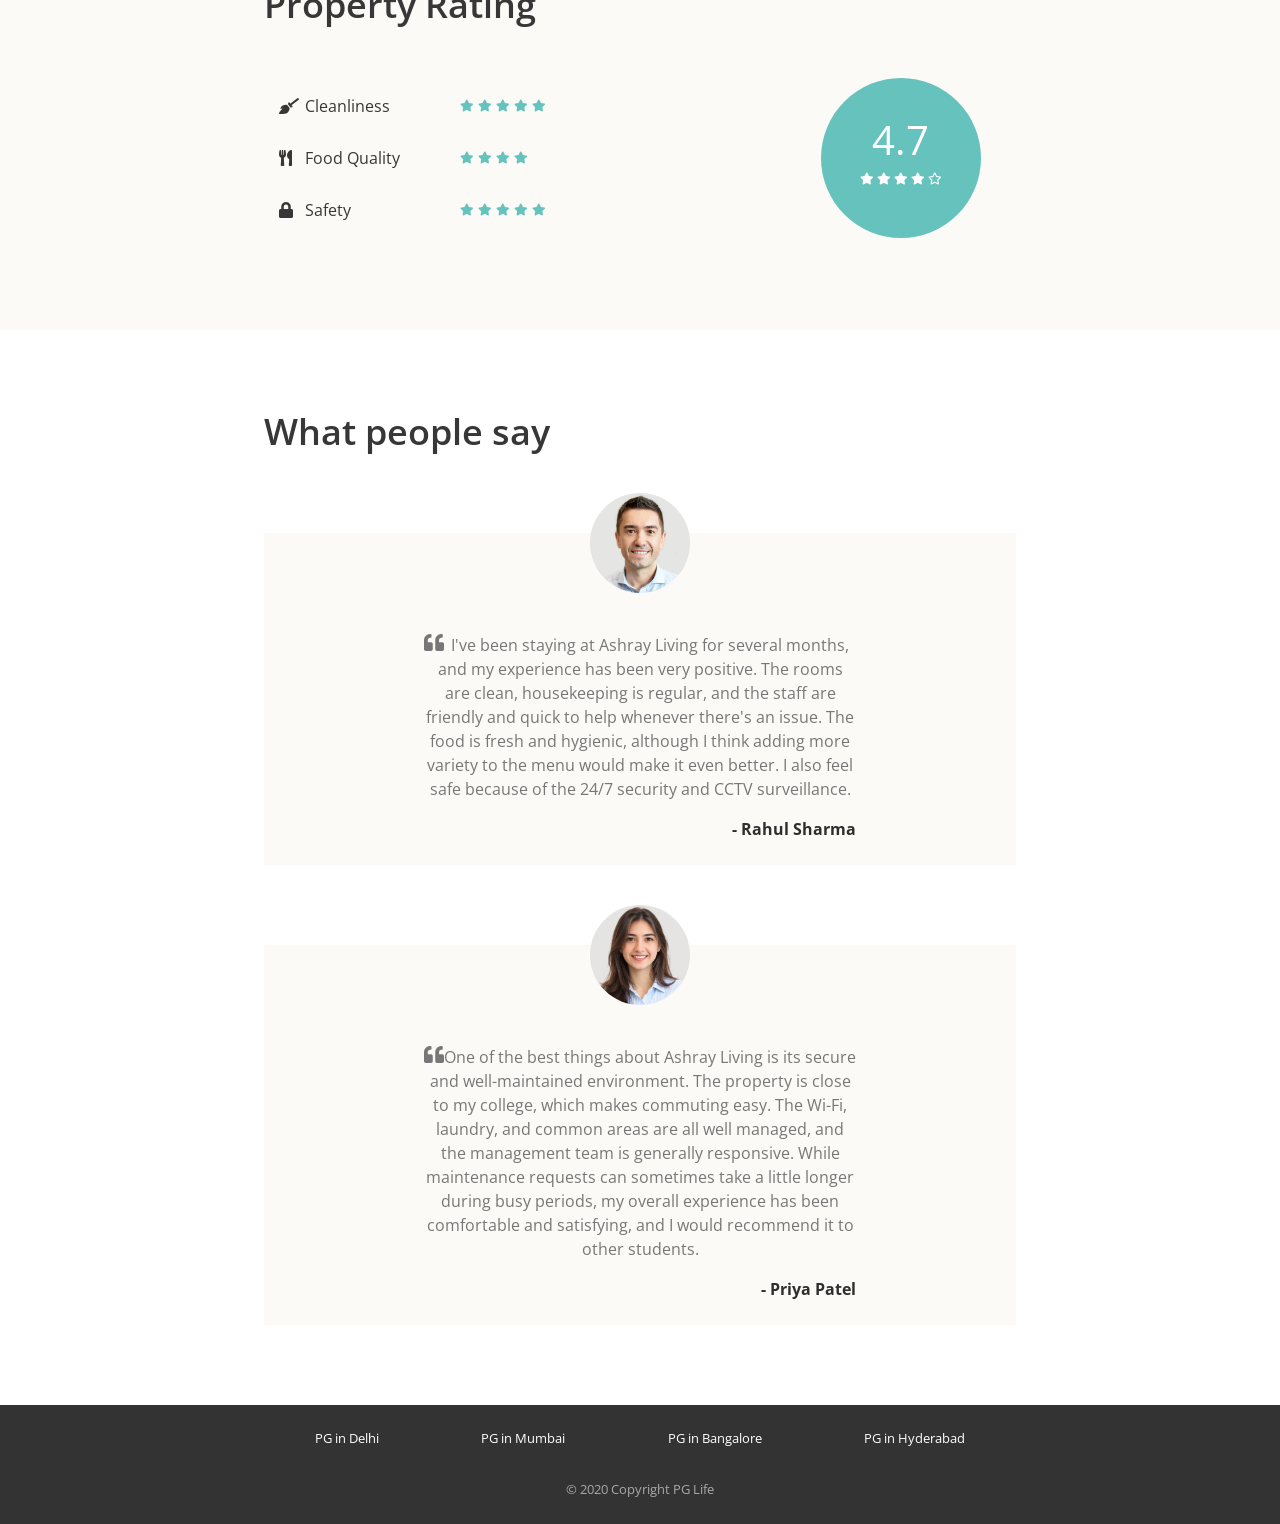
<file: PG Life/html/property_detail-delhi.html>
<!DOCTYPE html>
<html lang="en">

<head>
    <meta name="viewport" content="width=device-width, initial-scale=1">
    <title>Ashray Living | PG Life</title>

    <link href="../css/bootstrap.min.css" rel="stylesheet" />
    <link href="https://use.fontawesome.com/releases/v5.11.2/css/all.css" rel="stylesheet" />
    <link href="https://fonts.googleapis.com/css2?family=Open+Sans:ital,wght@0,300;0,400;0,600;0,700;0,800;1,300;1,400;1,600;1,700;1,800&display=swap" rel="stylesheet" />
    <link href="../css/common.css" rel="stylesheet" />
    <link href="../css/property_detail-delhi.css" rel="stylesheet" />
    <link href="../html/index.html" rel="stylesheet" />
</head>

<body>
    <div class="header sticky-top">
        <nav class="navbar navbar-expand-md navbar-light">

            <div class="collapse navbar-collapse justify-content-end" id="my-navbar">
                <ul class="navbar-nav">
                    <li class="nav-item">
                        <a class="nav-link" href="#" data-toggle="modal" data-target="#signup-modal">
                            <i class="fas fa-user"></i>Signup
                        </a>
                    </li>
                    <div class="nav-vl"></div>
                    <li class="nav-item">
                        <a class="nav-link" href="#" data-toggle="modal" data-target="#login-modal">
                            <i class="fas fa-sign-in-alt"></i>Login
                        </a>
                    </li>
                </ul>
            </div>
        </nav>
    </div>

    <div id="loading">
    </div>

    <nav aria-label="breadcrumb">
        <ol class="breadcrumb py-2">
            <li class="breadcrumb-item">
                <a href="../index.html">Home</a>
            </li>
            <li class="breadcrumb-item">
                <a href="../html/property_list-delhi.html">Delhi</a>
            </li>
            <li class="breadcrumb-item active" aria-current="page">
                Ashray Living
            </li>
        </ol>
    </nav>

    <div id="property-images" class="carousel slide" data-ride="carousel">
        <ol class="carousel-indicators">
            <li data-target="#property-images" data-slide-to="0" class="active"></li>
            <li data-target="#property-images" data-slide-to="1" class=""></li>
            <li data-target="#property-images" data-slide-to="2" class=""></li>
        </ol>
        <div class="carousel-inner">
            <div class="carousel-item active">
                <img class="d-block w-100" src="../img/properties/1/1d4f0757fdb86d5f.jpg" alt="slide">
            </div>
            <div class="carousel-item">
                <img class="d-block w-100" src="../img/properties/1/46ebbb537aa9fb0a.jpg" alt="slide">
            </div>
            <div class="carousel-item">
                <img class="d-block w-100" src="../img/properties/1/eace7b9114fd6046.jpg" alt="slide">
            </div>
        </div>
        <a class="carousel-control-prev" href="#property-images" role="button" data-slide="prev">
            <span class="carousel-control-prev-icon" aria-hidden="true"></span>
            <span class="sr-only">Previous</span>
        </a>
        <a class="carousel-control-next" href="#property-images" role="button" data-slide="next">
            <span class="carousel-control-next-icon" aria-hidden="true"></span>
            <span class="sr-only">Next</span>
        </a>
    </div>

    <div class="property-summary page-container">
        <div class="row no-gutters justify-content-between">
            <div class="star-container" title="4.9">
                <i class="fas fa-star"></i>
                <i class="fas fa-star"></i>
                <i class="fas fa-star"></i>
                <i class="fas fa-star"></i>
                <i class="fas fa-star-half-alt"></i>
            </div>
            <div class="interested-container">
                <i class="is-interested-image far fa-heart"></i>
                <div class="interested-text">
                    <span class="interested-user-count">12</span> interested
                </div>
            </div>
        </div>
        <div class="detail-container">
            <div class="property-name">Ashray Living</div>
            <div class="property-address">16, Bungalow Road, Opposite GBSSS No.1, Roop Nagar, Kamla Nagar, New Delhi, Delhi 110007</div>
            <div class="property-gender">
                <img src="../img/unisex.png" />
            </div>
        </div>
        <div class="row no-gutters">
            <div class="rent-container col-6">
                <div class="rent">Rs 10,000 - 18,000</div>
                <div class="rent-unit">per month</div>
            </div>
            <div class="button-container col-6">
                <a href="#" class="btn btn-primary">Book Now</a>
            </div>
        </div>
    </div>

    <div class="property-amenities">
        <div class="page-container">
            <h1>Amenities</h1>
            <div class="row justify-content-between">
                <div class="col-md-auto">
                    <h5>Building</h5>
                    <div class="amenity-container">
                        <img src="../img/amenities/powerbackup.svg">
                        <span>Power backup</span>
                    </div>
                    <div class="amenity-container">
                        <img src="../img/amenities/lift.svg">
                        <span>Lift</span>
                    </div>
                </div>

                <div class="col-md-auto">
                    <h5>Common Area</h5>
                    <div class="amenity-container">
                        <img src="../img/amenities/wifi.svg">
                        <span>Wifi</span>
                    </div>
                    <div class="amenity-container">
                        <img src="../img/amenities/rowater.svg">
                        <span>Water Purifier</span>
                    </div>
                    <div class="amenity-container">
                        <img src="../img/amenities/tv.svg">
                        <span>Television</span>
                    </div>
                    <div class="amenity-container">
                        <img src="../img/amenities/dining.svg">
                        <span>Dining</span>
                    </div>
                    <div class="amenity-container">
                        <img src="../img/amenities/washingmachine.svg">
                        <span>Washing Machine</span>
                    </div>
                </div>

                <div class="col-md-auto">
                    <h5>Bedroom</h5>
                    <div class="amenity-container">
                        <img src="../img/amenities/bed.svg">
                        <span>Bed with Matress</span>
                    </div>
                    <div class="amenity-container">
                        <img src="../img/amenities/ac.svg">
                        <span>Air Conditioner</span>
                    </div>
                    </div>

                <div class="col-md-auto">
                    <h5>Washroom</h5>
                    <div class="amenity-container">
                        <img src="../img/amenities/geyser.svg">
                        <span>Geyser</span>
                    </div>
                </div>
            </div>
        </div>
    </div>

    <div class="property-about page-container">
        <h1>About the Property</h1>
        <p>Ashray Living offers fully furnished co-living and PG accommodations designed for students and young professionals, with a focus on comfort, convenience, and safety. Its properties typically feature air-conditioned rooms, high-speed Wi-Fi, nutritious meals, daily housekeeping, laundry services, 24/7 security with CCTV and controlled access, and well-maintained common areas for studying and socializing. Located near major educational institutions and business hubs, Ashray Living aims to provide a hassle-free living experience by combining modern amenities, professional management, and a community-oriented environment.</p>
    </div>

    <div class="property-rating">
        <div class="page-container">
            <h1>Property Rating</h1>
            <div class="row align-items-center justify-content-between">
                <div class="col-md-6">
                    <div class="rating-criteria row">
                        <div class="col-6">
                            <i class="rating-criteria-icon fas fa-broom"></i>
                            <span class="rating-criteria-text">Cleanliness</span>
                        </div>
                        <div class="rating-criteria-star-container col-6" title="5.0">
                            <i class="fas fa-star"></i>
                            <i class="fas fa-star"></i>
                            <i class="fas fa-star"></i>
                            <i class="fas fa-star"></i>
                            <i class="fas fa-star"></i>
                        </div>
                    </div>

                    <div class="rating-criteria row">
                        <div class="col-6">
                            <i class="rating-criteria-icon fas fa-utensils"></i>
                            <span class="rating-criteria-text">Food Quality</span>
                        </div>
                        <div class="rating-criteria-star-container col-6" title="4.0">
                            <i class="fas fa-star"></i>
                            <i class="fas fa-star"></i>
                            <i class="fas fa-star"></i>
                            <i class="fas fa-star"></i>
                        </div>
                    </div>

                    <div class="rating-criteria row">
                        <div class="col-6">
                            <i class="rating-criteria-icon fa fa-lock"></i>
                            <span class="rating-criteria-text">Safety</span>
                        </div>
                        <div class="rating-criteria-star-container col-6" title="5.0">
                            <i class="fas fa-star"></i>
                            <i class="fas fa-star"></i>
                            <i class="fas fa-star"></i>
                            <i class="fas fa-star"></i>
                            <i class="fas fa-star"></i>
                        </div>
                    </div>
                </div>

                <div class="col-md-4">
                    <div class="rating-circle">
                        <div class="total-rating">4.7</div>
                        <div class="rating-circle-star-container">
                            <i class="fas fa-star"></i>
                            <i class="fas fa-star"></i>
                            <i class="fas fa-star"></i>
                            <i class="fas fa-star"></i>
                            <i class="far fa-star"></i>
                        </div>
                    </div>
                </div>
            </div>
        </div>
    </div>

    <div class="property-testimonials page-container">
        <h1>What people say</h1>
        <div class="testimonial-block">
            <div class="testimonial-image-container">
                <img class="testimonial-img" src="../img/man.png">
            </div>
            <div class="testimonial-text">
                <i class="fa fa-quote-left" aria-hidden="true"></i>
                <p>I've been staying at Ashray Living for several months, and my experience has been very positive. The rooms are clean, housekeeping is regular, and the staff are friendly and quick to help whenever there's an issue. The food is fresh and hygienic, although I think adding more variety to the menu would make it even better. I also feel safe because of the 24/7 security and CCTV surveillance.</p>
            </div>
            <div class="testimonial-name">- Rahul Sharma</div>
        </div>
        <div class="testimonial-block">
            <div class="testimonial-image-container">
                <img class="testimonial-img" src="../img/woman.png">
            </div>
            <div class="testimonial-text">
                <i class="fa fa-quote-left" aria-hidden="true"></i>
                <p>One of the best things about Ashray Living is its secure and well-maintained environment. The property is close to my college, which makes commuting easy. The Wi-Fi, laundry, and common areas are all well managed, and the management team is generally responsive. While maintenance requests can sometimes take a little longer during busy periods, my overall experience has been comfortable and satisfying, and I would recommend it to other students.</p>
            </div>
            <div class="testimonial-name">- Priya Patel</div>
        </div>
    </div>

    <div class="modal fade" id="signup-modal" tabindex="-1" role="dialog" aria-labelledby="signup-heading" aria-hidden="true">
        <div class="modal-dialog" role="document">
            <div class="modal-content">
                <div class="modal-header">
                    <h5 class="modal-title" id="signup-heading">Signup with PGLife</h5>
                    <button type="button" class="close" data-dismiss="modal" aria-label="Close">
                        <span aria-hidden="true">&times;</span>
                    </button>
                </div>

                <div class="modal-body">
                    <form id="signup-form" class="form" role="form">
                        <div class="input-group form-group">
                            <div class="input-group-prepend">
                                <span class="input-group-text">
                                    <i class="fas fa-user"></i>
                                </span>
                            </div>
                            <input type="text" class="form-control" name="full_name" placeholder="Full Name" maxlength="30" required>
                        </div>

                        <div class="input-group form-group">
                            <div class="input-group-prepend">
                                <span class="input-group-text">
                                    <i class="fas fa-phone-alt"></i>
                                </span>
                            </div>
                            <input type="text" class="form-control" name="phone" placeholder="Phone Number" maxlength="10" minlength="10" required>
                        </div>

                        <div class="input-group form-group">
                            <div class="input-group-prepend">
                                <span class="input-group-text">
                                    <i class="fas fa-envelope"></i>
                                </span>
                            </div>
                            <input type="email" class="form-control" name="email" placeholder="Email" required>
                        </div>

                        <div class="input-group form-group">
                            <div class="input-group-prepend">
                                <span class="input-group-text">
                                    <i class="fas fa-lock"></i>
                                </span>
                            </div>
                            <input type="password" class="form-control" name="password" placeholder="Password" minlength="6" required>
                        </div>

                        <div class="input-group form-group">
                            <div class="input-group-prepend">
                                <span class="input-group-text">
                                    <i class="fas fa-university"></i>
                                </span>
                            </div>
                            <input type="text" class="form-control" name="college_name" placeholder="College Name" maxlength="150" required>
                        </div>

                        <div class="form-group">
                            <span>I'm a</span>
                            <input type="radio" class="ml-3" id="gender-male" name="gender" value="male" /> Male
                            <label for="gender-male">
                            </label>
                            <input type="radio" class="ml-3" id="gender-female" name="gender" value="female" />
                            <label for="gender-female">
                                Female
                            </label>
                        </div>

                        <div class="form-group">
                            <button type="submit" class="btn btn-block btn-primary">Create Account</button>
                        </div>
                    </form>
                </div>

                <div class="modal-footer">
                    <span>Already have an account?
                        <a href="#" data-dismiss="modal" data-toggle="modal" data-target="#login-modal">Login</a>
                    </span>
                </div>
            </div>
        </div>
    </div>

    <div class="modal fade" id="login-modal" tabindex="-1" role="dialog" aria-labelledby="login-heading" aria-hidden="true">
        <div class="modal-dialog modal-dialog-centered" role="document">
            <div class="modal-content">
                <div class="modal-header">
                    <h5 class="modal-title" id="login-heading">Login with PGLife</h5>
                    <button type="button" class="close" data-dismiss="modal" aria-label="Close">
                        <span aria-hidden="true">&times;</span>
                    </button>
                </div>

                <div class="modal-body">
                    <form id="login-form" class="form" role="form">
                        <div class="input-group form-group">
                            <div class="input-group-prepend">
                                <span class="input-group-text">
                                    <i class="fas fa-user"></i>
                                </span>
                            </div>
                            <input type="email" class="form-control" name="email" placeholder="Email" required>
                        </div>

                        <div class="input-group form-group">
                            <div class="input-group-prepend">
                                <span class="input-group-text">
                                    <i class="fas fa-lock"></i>
                                </span>
                            </div>
                            <input type="password" class="form-control" name="password" placeholder="Password" minlength="6" required>
                        </div>

                        <div class="form-group">
                            <button type="submit" class="btn btn-block btn-primary">Login</button>
                        </div>
                    </form>
                </div>

                <div class="modal-footer">
                    <span>
                        <a href="#" data-dismiss="modal" data-toggle="modal" data-target="#signup-modal">Click here</a>
                        to register a new account
                    </span>
                </div>
            </div>
        </div>
    </div>

    <div class="footer">
        <div class="page-container footer-container">
            <div class="footer-cities">
                <div class="footer-city">
                    <a href="../property_list-delhi.html">PG in Delhi</a>
                </div>
                <div class="footer-city">
                    <a href="../property_list-mumbai.html">PG in Mumbai</a>
                </div>
                <div class="footer-city">
                    <a href="../property_list-bangalore.html">PG in Bangalore</a>
                </div>
                <div class="footer-city">
                    <a href="../property_list-hyderabad.html">PG in Hyderabad</a>
                </div>
            </div>
            <div class="footer-copyright">© 2020 Copyright PG Life </div>
        </div>
    </div>

    <script type="text/javascript" src="../js/jquery.js"></script>
    <script type="text/javascript" src="../js/bootstrap.min.js"></script>
</body>

</html>
</file>
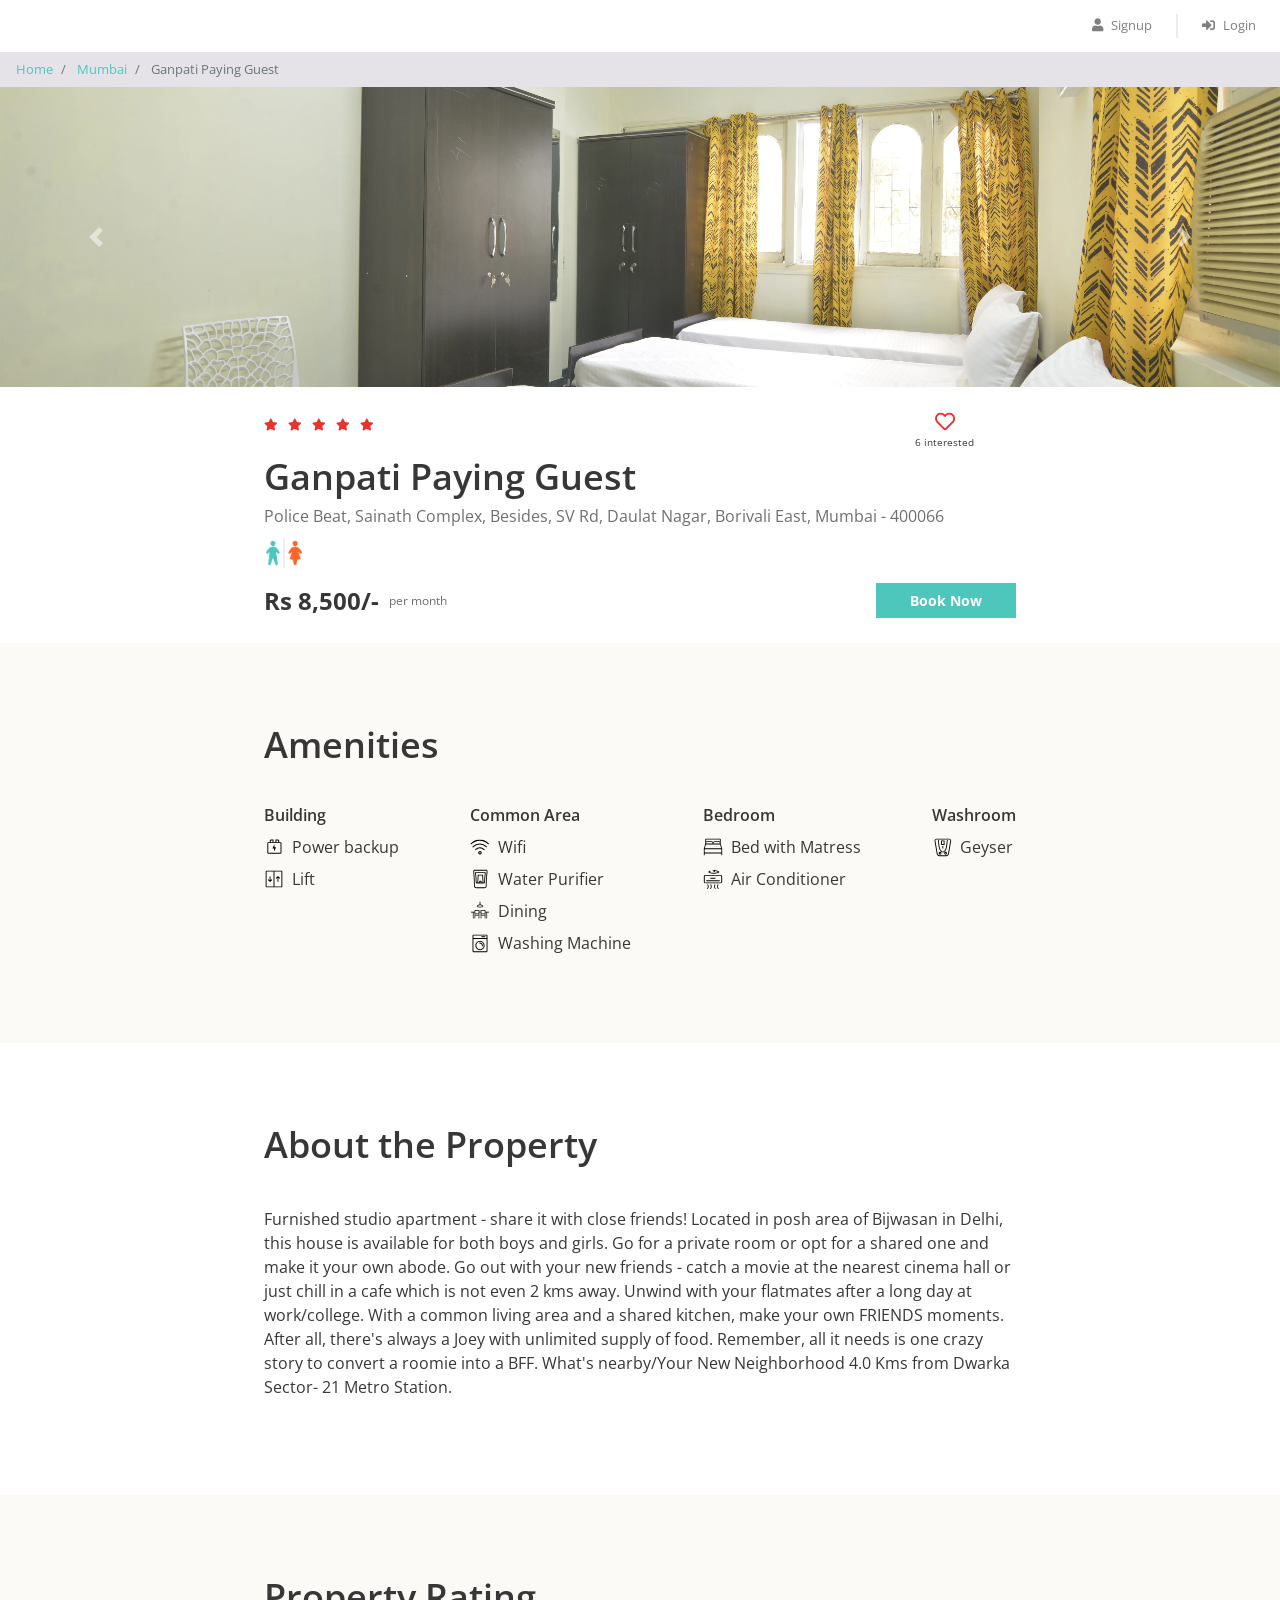
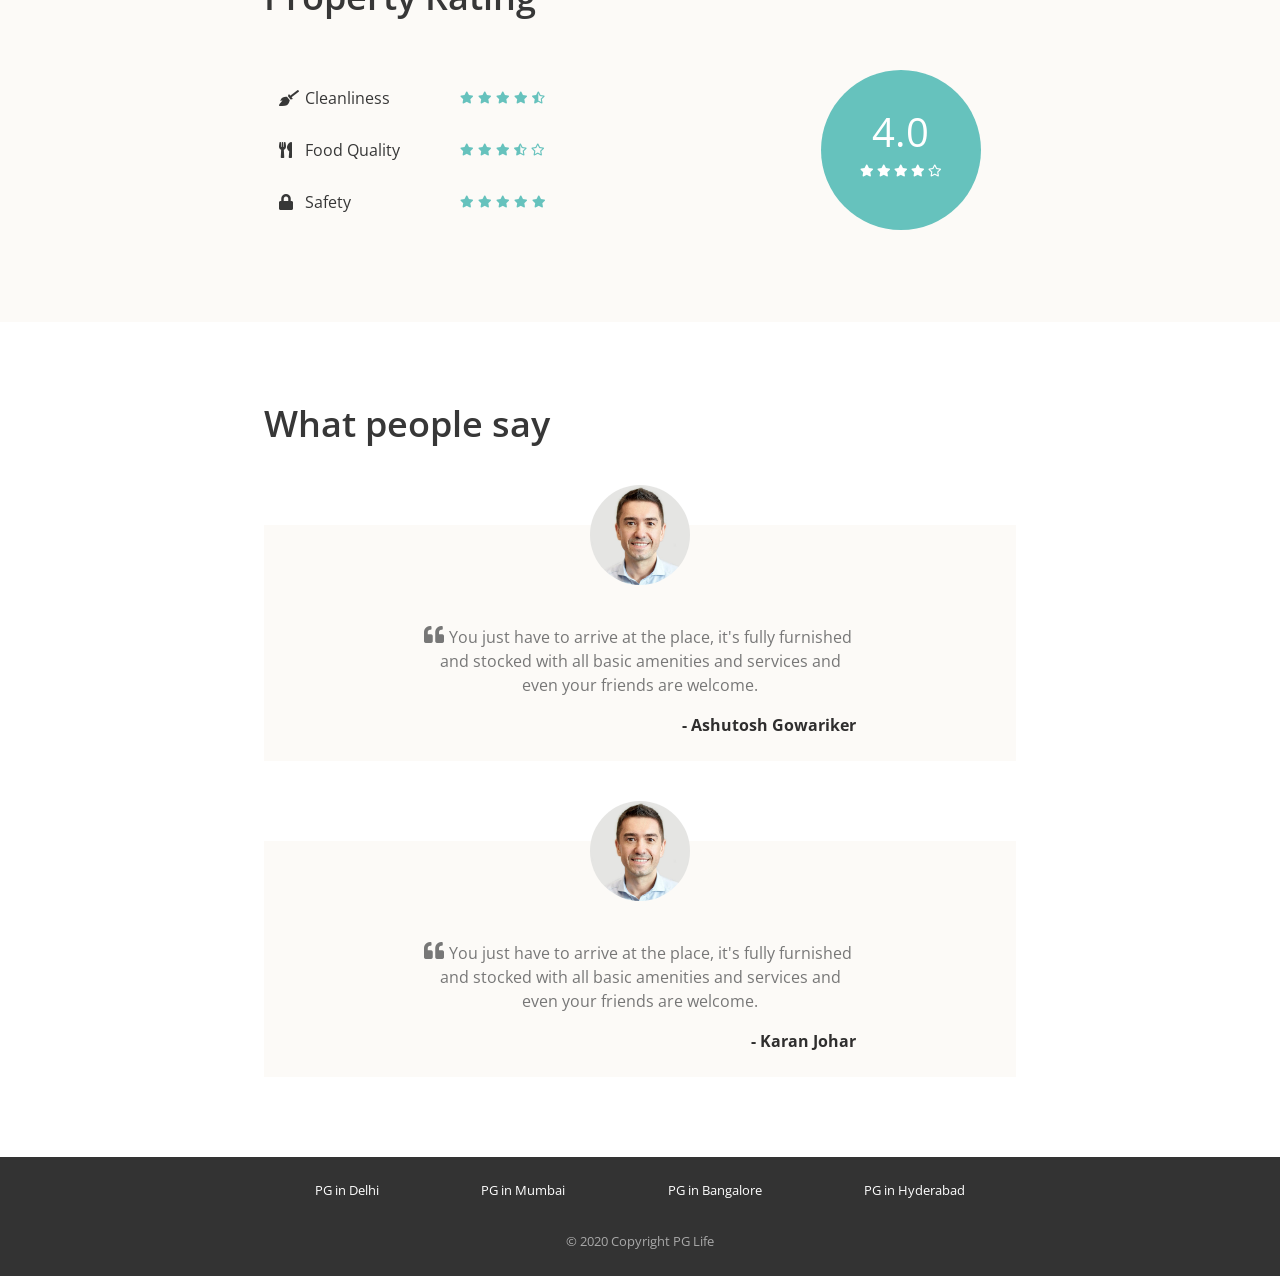
<file: PG Life/html/property_detail-mumbai.html>
<!DOCTYPE html>
<html lang="en">

<head>
    <meta name="viewport" content="width=device-width, initial-scale=1">
    <title>Ganpati Paying Guest | PG Life</title>

    <link href="../css/bootstrap.min.css" rel="stylesheet" />
    <link href="https://use.fontawesome.com/releases/v5.11.2/css/all.css" rel="stylesheet" />
    <link href="https://fonts.googleapis.com/css2?family=Open+Sans:ital,wght@0,300;0,400;0,600;0,700;0,800;1,300;1,400;1,600;1,700;1,800&display=swap" rel="stylesheet" />
    <link href="../css/common.css" rel="stylesheet" />
    <link href="../css/property_detail-mumbai.css" rel="stylesheet" />
    <link href="../html/index.html" rel="stylesheet" />
    <link href="../html/dashboard.html" rel="stylesheet" />
</head>


<body>
    <div class="header sticky-top">
        <nav class="navbar navbar-expand-md navbar-light">

            <div class="collapse navbar-collapse justify-content-end" id="my-navbar">
                <ul class="navbar-nav">
                    <li class="nav-item">
                        <a class="nav-link" href="#" data-toggle="modal" data-target="#signup-modal">
                            <i class="fas fa-user"></i>Signup
                        </a>
                    </li>
                    <div class="nav-vl"></div>
                    <li class="nav-item">
                        <a class="nav-link" href="#" data-toggle="modal" data-target="#login-modal">
                            <i class="fas fa-sign-in-alt"></i>Login
                        </a>
                    </li>
                </ul>
            </div>
        </nav>
    </div>

    <div id="loading">
    </div>

    <nav aria-label="breadcrumb">
        <ol class="breadcrumb py-2">
            <li class="breadcrumb-item">
                <a href="../index.html">Home</a>
            </li>
            <li class="breadcrumb-item">
                <a href="../property_list-mumbai.html">Mumbai</a>
            </li>
            <li class="breadcrumb-item active" aria-current="page">
                Ganpati Paying Guest
            </li>
        </ol>
    </nav>

    <div id="property-images" class="carousel slide" data-ride="carousel">
        <ol class="carousel-indicators">
            <li data-target="#property-images" data-slide-to="0" class="active"></li>
            <li data-target="#property-images" data-slide-to="1" class=""></li>
            <li data-target="#property-images" data-slide-to="2" class=""></li>
        </ol>
        <div class="carousel-inner">
            <div class="carousel-item active">
                <img class="d-block w-100" src="../img/properties/1/1d4f0757fdb86d5f.jpg" alt="slide">
            </div>
            <div class="carousel-item">
                <img class="d-block w-100" src="../img/properties/1/46ebbb537aa9fb0a.jpg" alt="slide">
            </div>
            <div class="carousel-item">
                <img class="d-block w-100" src="../img/properties/1/eace7b9114fd6046.jpg" alt="slide">
            </div>
        </div>
        <a class="carousel-control-prev" href="#property-images" role="button" data-slide="prev">
            <span class="carousel-control-prev-icon" aria-hidden="true"></span>
            <span class="sr-only">Previous</span>
        </a>
        <a class="carousel-control-next" href="#property-images" role="button" data-slide="next">
            <span class="carousel-control-next-icon" aria-hidden="true"></span>
            <span class="sr-only">Next</span>
        </a>
    </div>

    <div class="property-summary page-container">
        <div class="row no-gutters justify-content-between">
            <div class="star-container" title="4.8">
                <i class="fas fa-star"></i>
                <i class="fas fa-star"></i>
                <i class="fas fa-star"></i>
                <i class="fas fa-star"></i>
                <i class="fas fa-star"></i>
            </div>
            <div class="interested-container">
                <i class="is-interested-image far fa-heart"></i>
                <div class="interested-text">
                    <span class="interested-user-count">6</span> interested
                </div>
            </div>
        </div>
        <div class="detail-container">
            <div class="property-name">Ganpati Paying Guest</div>
            <div class="property-address">Police Beat, Sainath Complex, Besides, SV Rd, Daulat Nagar, Borivali East, Mumbai - 400066</div>
            <div class="property-gender">
                <img src="../img/unisex.png" />
            </div>
        </div>
        <div class="row no-gutters">
            <div class="rent-container col-6">
                <div class="rent">Rs 8,500/-</div>
                <div class="rent-unit">per month</div>
            </div>
            <div class="button-container col-6">
                <a href="#" class="btn btn-primary">Book Now</a>
            </div>
        </div>
    </div>

    <div class="property-amenities">
        <div class="page-container">
            <h1>Amenities</h1>
            <div class="row justify-content-between">
                <div class="col-md-auto">
                    <h5>Building</h5>
                    <div class="amenity-container">
                        <img src="../img/amenities/powerbackup.svg">
                        <span>Power backup</span>
                    </div>
                    <div class="amenity-container">
                        <img src="../img/amenities/lift.svg">
                        <span>Lift</span>
                    </div>
                </div>

                <div class="col-md-auto">
                    <h5>Common Area</h5>
                    <div class="amenity-container">
                        <img src="../img/amenities/wifi.svg">
                        <span>Wifi</span>
                    </div>
                    <div class="amenity-container">
                        <img src="../img/amenities/rowater.svg">
                        <span>Water Purifier</span>
                    </div>
                    <div class="amenity-container">
                        <img src="../img/amenities/dining.svg">
                        <span>Dining</span>
                    </div>
                    <div class="amenity-container">
                        <img src="../img/amenities/washingmachine.svg">
                        <span>Washing Machine</span>
                    </div>
                </div>

                <div class="col-md-auto">
                    <h5>Bedroom</h5>
                    <div class="amenity-container">
                        <img src="../img/amenities/bed.svg">
                        <span>Bed with Matress</span>
                    </div>
                    <div class="amenity-container">
                        <img src="../img/amenities/ac.svg">
                        <span>Air Conditioner</span>
                    </div>
                </div>

                <div class="col-md-auto">
                    <h5>Washroom</h5>
                    <div class="amenity-container">
                        <img src="../img/amenities/geyser.svg">
                        <span>Geyser</span>
                    </div>
                </div>
            </div>
        </div>
    </div>

    <div class="property-about page-container">
        <h1>About the Property</h1>
        <p>Furnished studio apartment - share it with close friends! Located in posh area of Bijwasan in Delhi, this house is available for both boys and girls. Go for a private room or opt for a shared one and make it your own abode. Go out with your new friends - catch a movie at the nearest cinema hall or just chill in a cafe which is not even 2 kms away. Unwind with your flatmates after a long day at work/college. With a common living area and a shared kitchen, make your own FRIENDS moments. After all, there's always a Joey with unlimited supply of food. Remember, all it needs is one crazy story to convert a roomie into a BFF. What's nearby/Your New Neighborhood 4.0 Kms from Dwarka Sector- 21 Metro Station.</p>
    </div>

    <div class="property-rating">
        <div class="page-container">
            <h1>Property Rating</h1>
            <div class="row align-items-center justify-content-between">
                <div class="col-md-6">
                    <div class="rating-criteria row">
                        <div class="col-6">
                            <i class="rating-criteria-icon fas fa-broom"></i>
                            <span class="rating-criteria-text">Cleanliness</span>
                        </div>
                        <div class="rating-criteria-star-container col-6" title="4.3">
                            <i class="fas fa-star"></i>
                            <i class="fas fa-star"></i>
                            <i class="fas fa-star"></i>
                            <i class="fas fa-star"></i>
                            <i class="fas fa-star-half-alt"></i>
                        </div>
                    </div>

                    <div class="rating-criteria row">
                        <div class="col-6">
                            <i class="rating-criteria-icon fas fa-utensils"></i>
                            <span class="rating-criteria-text">Food Quality</span>
                        </div>
                        <div class="rating-criteria-star-container col-6" title="3.4">
                            <i class="fas fa-star"></i>
                            <i class="fas fa-star"></i>
                            <i class="fas fa-star"></i>
                            <i class="fas fa-star-half-alt"></i>
                            <i class="far fa-star"></i>
                        </div>
                    </div>

                    <div class="rating-criteria row">
                        <div class="col-6">
                            <i class="rating-criteria-icon fa fa-lock"></i>
                            <span class="rating-criteria-text">Safety</span>
                        </div>
                        <div class="rating-criteria-star-container col-6" title="4.7">
                            <i class="fas fa-star"></i>
                            <i class="fas fa-star"></i>
                            <i class="fas fa-star"></i>
                            <i class="fas fa-star"></i>
                            <i class="fas fa-star"></i>
                        </div>
                    </div>
                </div>

                <div class="col-md-4">
                    <div class="rating-circle">
                        <div class="total-rating">4.0</div>
                        <div class="rating-circle-star-container">
                            <i class="fas fa-star"></i>
                            <i class="fas fa-star"></i>
                            <i class="fas fa-star"></i>
                            <i class="fas fa-star"></i>
                            <i class="far fa-star"></i>
                        </div>
                    </div>
                </div>
            </div>
        </div>
    </div>

    <div class="property-testimonials page-container">
        <h1>What people say</h1>
        <div class="testimonial-block">
            <div class="testimonial-image-container">
                <img class="testimonial-img" src="../img/man.png">
            </div>
            <div class="testimonial-text">
                <i class="fa fa-quote-left" aria-hidden="true"></i>
                <p>You just have to arrive at the place, it's fully furnished and stocked with all basic amenities and services and even your friends are welcome.</p>
            </div>
            <div class="testimonial-name">- Ashutosh Gowariker</div>
        </div>
        <div class="testimonial-block">
            <div class="testimonial-image-container">
                <img class="testimonial-img" src="../img/man.png">
            </div>
            <div class="testimonial-text">
                <i class="fa fa-quote-left" aria-hidden="true"></i>
                <p>You just have to arrive at the place, it's fully furnished and stocked with all basic amenities and services and even your friends are welcome.</p>
            </div>
            <div class="testimonial-name">- Karan Johar</div>
        </div>
    </div>

    <div class="modal fade" id="signup-modal" tabindex="-1" role="dialog" aria-labelledby="signup-heading" aria-hidden="true">
        <div class="modal-dialog" role="document">
            <div class="modal-content">
                <div class="modal-header">
                    <h5 class="modal-title" id="signup-heading">Signup with PGLife</h5>
                    <button type="button" class="close" data-dismiss="modal" aria-label="Close">
                        <span aria-hidden="true">&times;</span>
                    </button>
                </div>

                <div class="modal-body">
                    <form id="signup-form" class="form" role="form">
                        <div class="input-group form-group">
                            <div class="input-group-prepend">
                                <span class="input-group-text">
                                    <i class="fas fa-user"></i>
                                </span>
                            </div>
                            <input type="text" class="form-control" name="full_name" placeholder="Full Name" maxlength="30" required>
                        </div>

                        <div class="input-group form-group">
                            <div class="input-group-prepend">
                                <span class="input-group-text">
                                    <i class="fas fa-phone-alt"></i>
                                </span>
                            </div>
                            <input type="text" class="form-control" name="phone" placeholder="Phone Number" maxlength="10" minlength="10" required>
                        </div>

                        <div class="input-group form-group">
                            <div class="input-group-prepend">
                                <span class="input-group-text">
                                    <i class="fas fa-envelope"></i>
                                </span>
                            </div>
                            <input type="email" class="form-control" name="email" placeholder="Email" required>
                        </div>

                        <div class="input-group form-group">
                            <div class="input-group-prepend">
                                <span class="input-group-text">
                                    <i class="fas fa-lock"></i>
                                </span>
                            </div>
                            <input type="password" class="form-control" name="password" placeholder="Password" minlength="6" required>
                        </div>

                        <div class="input-group form-group">
                            <div class="input-group-prepend">
                                <span class="input-group-text">
                                    <i class="fas fa-university"></i>
                                </span>
                            </div>
                            <input type="text" class="form-control" name="college_name" placeholder="College Name" maxlength="150" required>
                        </div>

                        <div class="form-group">
                            <span>I'm a</span>
                            <input type="radio" class="ml-3" id="gender-male" name="gender" value="male" /> Male
                            <label for="gender-male">
                            </label>
                            <input type="radio" class="ml-3" id="gender-female" name="gender" value="female" />
                            <label for="gender-female">
                                Female
                            </label>
                        </div>

                        <div class="form-group">
                            <button type="submit" class="btn btn-block btn-primary">Create Account</button>
                        </div>
                    </form>
                </div>

                <div class="modal-footer">
                    <span>Already have an account?
                        <a href="#" data-dismiss="modal" data-toggle="modal" data-target="#login-modal">Login</a>
                    </span>
                </div>
            </div>
        </div>
    </div>

    <div class="modal fade" id="login-modal" tabindex="-1" role="dialog" aria-labelledby="login-heading" aria-hidden="true">
        <div class="modal-dialog modal-dialog-centered" role="document">
            <div class="modal-content">
                <div class="modal-header">
                    <h5 class="modal-title" id="login-heading">Login with PGLife</h5>
                    <button type="button" class="close" data-dismiss="modal" aria-label="Close">
                        <span aria-hidden="true">&times;</span>
                    </button>
                </div>

                <div class="modal-body">
                    <form id="login-form" class="form" role="form">
                        <div class="input-group form-group">
                            <div class="input-group-prepend">
                                <span class="input-group-text">
                                    <i class="fas fa-user"></i>
                                </span>
                            </div>
                            <input type="email" class="form-control" name="email" placeholder="Email" required>
                        </div>

                        <div class="input-group form-group">
                            <div class="input-group-prepend">
                                <span class="input-group-text">
                                    <i class="fas fa-lock"></i>
                                </span>
                            </div>
                            <input type="password" class="form-control" name="password" placeholder="Password" minlength="6" required>
                        </div>

                        <div class="form-group">
                            <button type="submit" class="btn btn-block btn-primary">Login</button>
                        </div>
                    </form>
                </div>

                <div class="modal-footer">
                    <span>
                        <a href="#" data-dismiss="modal" data-toggle="modal" data-target="#signup-modal">Click here</a>
                        to register a new account
                    </span>
                </div>
            </div>
        </div>
    </div>

    <div class="footer">
        <div class="page-container footer-container">
            <div class="footer-cities">
                <div class="footer-city">
                    <a href="../property_list-delhi.html">PG in Delhi</a>
                </div>
                <div class="footer-city">
                    <a href="../property_list-mumbai.html">PG in Mumbai</a>
                </div>
                <div class="footer-city">
                    <a href="../property_list-bangalore.html">PG in Bangalore</a>
                </div>
                <div class="footer-city">
                    <a href="../property_list-hyderabad.html">PG in Hyderabad</a>
                </div>
            </div>
            <div class="footer-copyright">© 2020 Copyright PG Life </div>
        </div>
    </div>

    <script type="text/javascript" src="../js/jquery.js"></script>
    <script type="text/javascript" src="../js/bootstrap.min.js"></script>
</body>

</html>
</file>
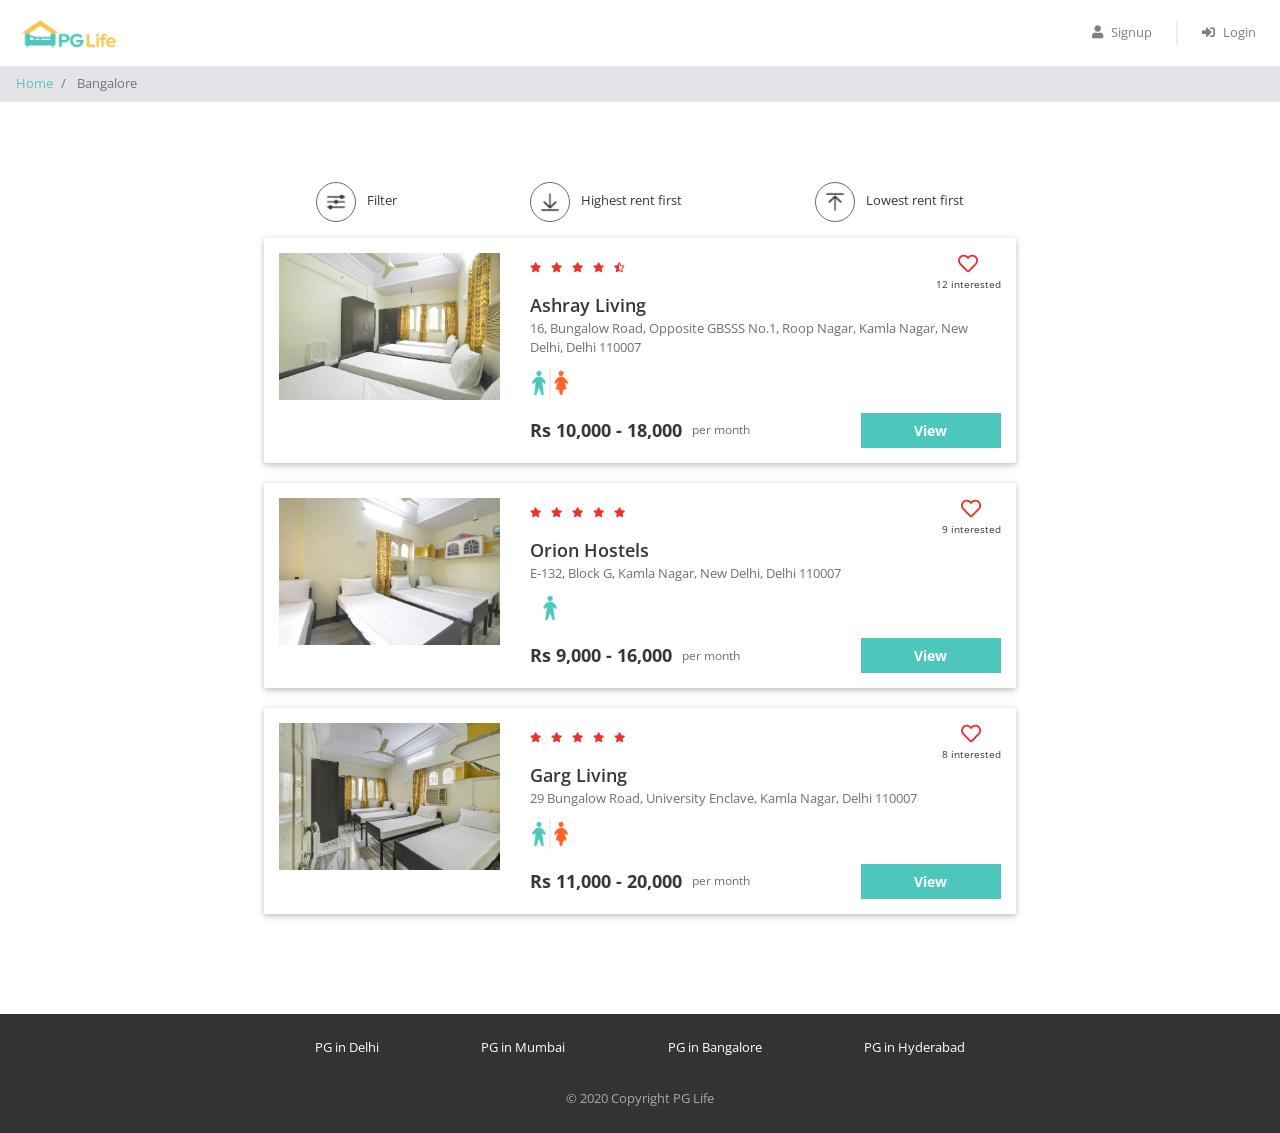
<file: PG Life/html/property_list-bangalore.html>
<!DOCTYPE html>
<html lang="en">

<head>
    <meta name="viewport" content="width=device-width, initial-scale=1">
    <title>Best PG's in Bangalore | PG Life</title>

    <link href="../css/bootstrap.min.css" rel="stylesheet" />
    <link href="https://use.fontawesome.com/releases/v5.11.2/css/all.css" rel="stylesheet" />
    <link href="https://fonts.googleapis.com/css2?family=Open+Sans:ital,wght@0,300;0,400;0,600;0,700;0,800;1,300;1,400;1,600;1,700;1,800&display=swap" rel="stylesheet" />
    <link href="../css/common.css" rel="stylesheet" />
    <link href="../css/property_list-bangalore.css" rel="stylesheet" />
    <link href="../html/index.html" rel="stylesheet" />
</head>


<body>
    <div class="header sticky-top">
        <nav class="navbar navbar-expand-md navbar-light">
            <a class="navbar-brand" href="../index.html">
                <img src="../img/logo.png"/>
            </a>
            <button class="navbar-toggler" type="button" data-toggle="collapse" data-target="#my-navbar">
                <span class="navbar-toggler-icon"></span>
            </button>

            <div class="collapse navbar-collapse justify-content-end" id="my-navbar">
                <ul class="navbar-nav">
                    <li class="nav-item">
                        <a class="nav-link" href="#" data-toggle="modal" data-target="#signup-modal">
                            <i class="fas fa-user"></i>Signup
                        </a>
                    </li>
                    <div class="nav-vl"></div>
                    <li class="nav-item">
                        <a class="nav-link" href="#" data-toggle="modal" data-target="#login-modal">
                            <i class="fas fa-sign-in-alt"></i>Login
                        </a>
                    </li>
                </ul>
            </div>
        </nav>
    </div>

    <div id="loading"></div>

    <nav aria-label="breadcrumb">
        <ol class="breadcrumb py-2">
            <li class="breadcrumb-item">
                <a href="../index.html">Home</a>
            </li>
            <li class="breadcrumb-item active" aria-current="page">
                Bangalore
            </li>
        </ol>
    </nav>

    <div class="page-container">
        <div class="filter-bar row justify-content-around">
            <div class="col-auto" data-toggle="modal" data-target="#filter-modal">
                <img src="../img/filter.png" alt="filter" />
                <span>Filter</span>
            </div>
            <div class="col-auto">
                <img src="../img/desc.png" alt="sort-desc" />
                <span>Highest rent first</span>
            </div>
            <div class="col-auto">
                <img src="../img/asc.png" alt="sort-asc" />
                <span>Lowest rent first</span>
            </div>
        </div>

        <div class="property-card row">
            <div class="image-container col-md-4">
                <img src="../img/properties/1/1d4f0757fdb86d5f.jpg" />
            </div>
            <div class="content-container col-md-8">
                <div class="row no-gutters justify-content-between">
                    <div class="star-container" title="4.9">
                        <i class="fas fa-star"></i>
                        <i class="fas fa-star"></i>
                        <i class="fas fa-star"></i>
                        <i class="fas fa-star"></i>
                        <i class="fas fa-star-half-alt"></i>
                    </div>
                    <div class="interested-container">
                        <i class="far fa-heart"></i>
                        <div class="interested-text">12 interested</div>
                    </div>
                </div>
                <div class="detail-container">
                    <div class="property-name">Ashray Living</div>
                    <div class="property-address">16, Bungalow Road, Opposite GBSSS No.1, Roop Nagar, Kamla Nagar, New Delhi, Delhi 110007</div>
                    <div class="property-gender">
                        <img src="../img/unisex.png" />
                    </div>
                </div>
                <div class="row no-gutters">
                    <div class="rent-container col-6">
                        <div class="rent">Rs 10,000 - 18,000</div>
                        <div class="rent-unit">per month</div>
                    </div>
                    <div class="button-container col-6">
                        <a href="../html/property_detail-delhi.html" class="btn btn-primary">View</a>
                    </div>
                </div>
            </div>
        </div>
        <div class="property-card row">
            <div class="image-container col-md-4">
                <img src="../img/properties/1/eace7b9114fd6046.jpg" />
            </div>
            <div class="content-container col-md-8">
                <div class="row no-gutters justify-content-between">
                    <div class="star-container" title="4.8">
                        <i class="fas fa-star"></i>
                        <i class="fas fa-star"></i>
                        <i class="fas fa-star"></i>
                        <i class="fas fa-star"></i>
                        <i class="fas fa-star"></i>
                    </div>
                    <div class="interested-container">
                        <i class="far fa-heart"></i>
                        <div class="interested-text">9 interested</div>
                    </div>
                </div>
                <div class="detail-container">
                    <div class="property-name">Orion Hostels</div>
                    <div class="property-address">E-132, Block G, Kamla Nagar, New Delhi, Delhi 110007</div>
                    <div class="property-gender">
                        <img src="../img/male.png" />
                    </div>
                </div>
                <div class="row no-gutters">
                    <div class="rent-container col-6">
                        <div class="rent">Rs 9,000 - 16,000</div>
                        <div class="rent-unit">per month</div>
                    </div>
                    <div class="button-container col-6">
                        <a href="../html/property_detail-delhi.html" class="btn btn-primary">View</a>
                    </div>
                </div>
            </div>
        </div>
        <div class="property-card row">
            <div class="image-container col-md-4">
                <img src="../img/properties/1/46ebbb537aa9fb0a.jpg" />
            </div>
            <div class="content-container col-md-8">
                <div class="row no-gutters justify-content-between">
                    <div class="star-container" title="4.6">
                        <i class="fas fa-star"></i>
                        <i class="fas fa-star"></i>
                        <i class="fas fa-star"></i>
                        <i class="fas fa-star"></i>
                        <i class="fas fa-star"></i>
                    </div>
                    <div class="interested-container">
                        <i class="far fa-heart"></i>
                        <div class="interested-text">8 interested</div>
                    </div>
                </div>
                <div class="detail-container">
                    <div class="property-name">Garg Living</div>
                    <div class="property-address">29 Bungalow Road, University Enclave, Kamla Nagar, Delhi 110007</div>
                    <div class="property-gender">
                        <img src="../img/unisex.png" />
                    </div>
                </div>
                <div class="row no-gutters">
                    <div class="rent-container col-6">
                        <div class="rent">Rs 11,000 - 20,000</div>
                        <div class="rent-unit">per month</div>
                    </div>
                    <div class="button-container col-6">
                        <a href="../html/property_detail-delhi.html" class="btn btn-primary">View</a>
                    </div>
                </div>
            </div>
        </div>
    </div>
    <div class="modal fade" id="filter-modal" tabindex="-1" role="dialog" aria-labelledby="filter-heading" aria-hidden="true">
        <div class="modal-dialog modal-dialog-centered" role="document">
            <div class="modal-content">
                <div class="modal-header">
                    <h3 class="modal-title" id="filter-heading">Filters</h3>
                    <button type="button" class="close" data-dismiss="modal" aria-label="Close">
                        <span aria-hidden="true">&times;</span>
                    </button>
                </div>

                <div class="modal-body">
                    <h5>Gender</h5>
                    <hr />
                    <div>
                        <button class="btn btn-outline-dark btn-active">
                            No Filter
                        </button>
                        <button class="btn btn-outline-dark">
                            <i class="fas fa-venus-mars"></i>Unisex
                        </button>
                        <button class="btn btn-outline-dark">
                            <i class="fas fa-mars"></i>Male
                        </button>
                        <button class="btn btn-outline-dark">
                            <i class="fas fa-venus"></i>Female
                        </button>
                    </div>
                </div>

                <div class="modal-footer">
                    <button data-dismiss="modal" class="btn btn-success">Okay</button>
                </div>
            </div>
        </div>
    </div>

    <div class="modal fade" id="signup-modal" tabindex="-1" role="dialog" aria-labelledby="signup-heading" aria-hidden="true">
        <div class="modal-dialog" role="document">
            <div class="modal-content">
                <div class="modal-header">
                    <h5 class="modal-title" id="signup-heading">Signup with PGLife</h5>
                    <button type="button" class="close" data-dismiss="modal" aria-label="Close">
                        <span aria-hidden="true">&times;</span>
                    </button>
                </div>

                <div class="modal-body">
                    <form id="signup-form" class="form" role="form">
                        <div class="input-group form-group">
                            <div class="input-group-prepend">
                                <span class="input-group-text">
                                    <i class="fas fa-user"></i>
                                </span>
                            </div>
                            <input type="text" class="form-control" name="full_name" placeholder="Full Name" maxlength="30" required>
                        </div>

                        <div class="input-group form-group">
                            <div class="input-group-prepend">
                                <span class="input-group-text">
                                    <i class="fas fa-phone-alt"></i>
                                </span>
                            </div>
                            <input type="text" class="form-control" name="phone" placeholder="Phone Number" maxlength="10" minlength="10" required>
                        </div>

                        <div class="input-group form-group">
                            <div class="input-group-prepend">
                                <span class="input-group-text">
                                    <i class="fas fa-envelope"></i>
                                </span>
                            </div>
                            <input type="email" class="form-control" name="email" placeholder="Email" required>
                        </div>

                        <div class="input-group form-group">
                            <div class="input-group-prepend">
                                <span class="input-group-text">
                                    <i class="fas fa-lock"></i>
                                </span>
                            </div>
                            <input type="password" class="form-control" name="password" placeholder="Password" minlength="6" required>
                        </div>

                        <div class="input-group form-group">
                            <div class="input-group-prepend">
                                <span class="input-group-text">
                                    <i class="fas fa-university"></i>
                                </span>
                            </div>
                            <input type="text" class="form-control" name="college_name" placeholder="College Name" maxlength="150" required>
                        </div>

                        <div class="form-group">
                            <span>I'm a</span>
                            <input type="radio" class="ml-3" id="gender-male" name="gender" value="male" /> Male
                            <label for="gender-male">
                            </label>
                            <input type="radio" class="ml-3" id="gender-female" name="gender" value="female" />
                            <label for="gender-female">
                                Female
                            </label>
                        </div>

                        <div class="form-group">
                            <button type="submit" class="btn btn-block btn-primary">Create Account</button>
                        </div>
                    </form>
                </div>

                <div class="modal-footer">
                    <span>Already have an account?
                        <a href="#" data-dismiss="modal" data-toggle="modal" data-target="#login-modal">Login</a>
                    </span>
                </div>
            </div>
        </div>
    </div>

    <div class="modal fade" id="login-modal" tabindex="-1" role="dialog" aria-labelledby="login-heading" aria-hidden="true">
        <div class="modal-dialog modal-dialog-centered" role="document">
            <div class="modal-content">
                <div class="modal-header">
                    <h5 class="modal-title" id="login-heading">Login with PGLife</h5>
                    <button type="button" class="close" data-dismiss="modal" aria-label="Close">
                        <span aria-hidden="true">&times;</span>
                    </button>
                </div>

                <div class="modal-body">
                    <form id="login-form" class="form" role="form">
                        <div class="input-group form-group">
                            <div class="input-group-prepend">
                                <span class="input-group-text">
                                    <i class="fas fa-user"></i>
                                </span>
                            </div>
                            <input type="email" class="form-control" name="email" placeholder="Email" required>
                        </div>

                        <div class="input-group form-group">
                            <div class="input-group-prepend">
                                <span class="input-group-text">
                                    <i class="fas fa-lock"></i>
                                </span>
                            </div>
                            <input type="password" class="form-control" name="password" placeholder="Password" minlength="6" required>
                        </div>

                        <div class="form-group">
                            <button type="submit" class="btn btn-block btn-primary">Login</button>
                        </div>
                    </form>
                </div>

                <div class="modal-footer">
                    <span>
                        <a href="#" data-dismiss="modal" data-toggle="modal" data-target="#signup-modal">Click here</a>
                        to register a new account
                    </span>
                </div>
            </div>
        </div>
    </div>

    <div class="footer">
        <div class="page-container footer-container">
            <div class="footer-cities">
                <div class="footer-city">
                    <a href="property_list-delhi.html">PG in Delhi</a>
                </div>
                <div class="footer-city">
                    <a href="property_list-mumbai.html">PG in Mumbai</a>
                </div>
                <div class="footer-city">
                    <a href="property_list-bangalore.html">PG in Bangalore</a>
                </div>
                <div class="footer-city">
                    <a href="property_list-hyderabad.html">PG in Hyderabad</a>
                </div>
            </div>
            <div class="footer-copyright">© 2020 Copyright PG Life </div>
        </div>
    </div>

    <script type="text/javascript" src="../js/jquery.js"></script>
    <script type="text/javascript" src="../js/bootstrap.min.js"></script>
</body>
</html>
</file>
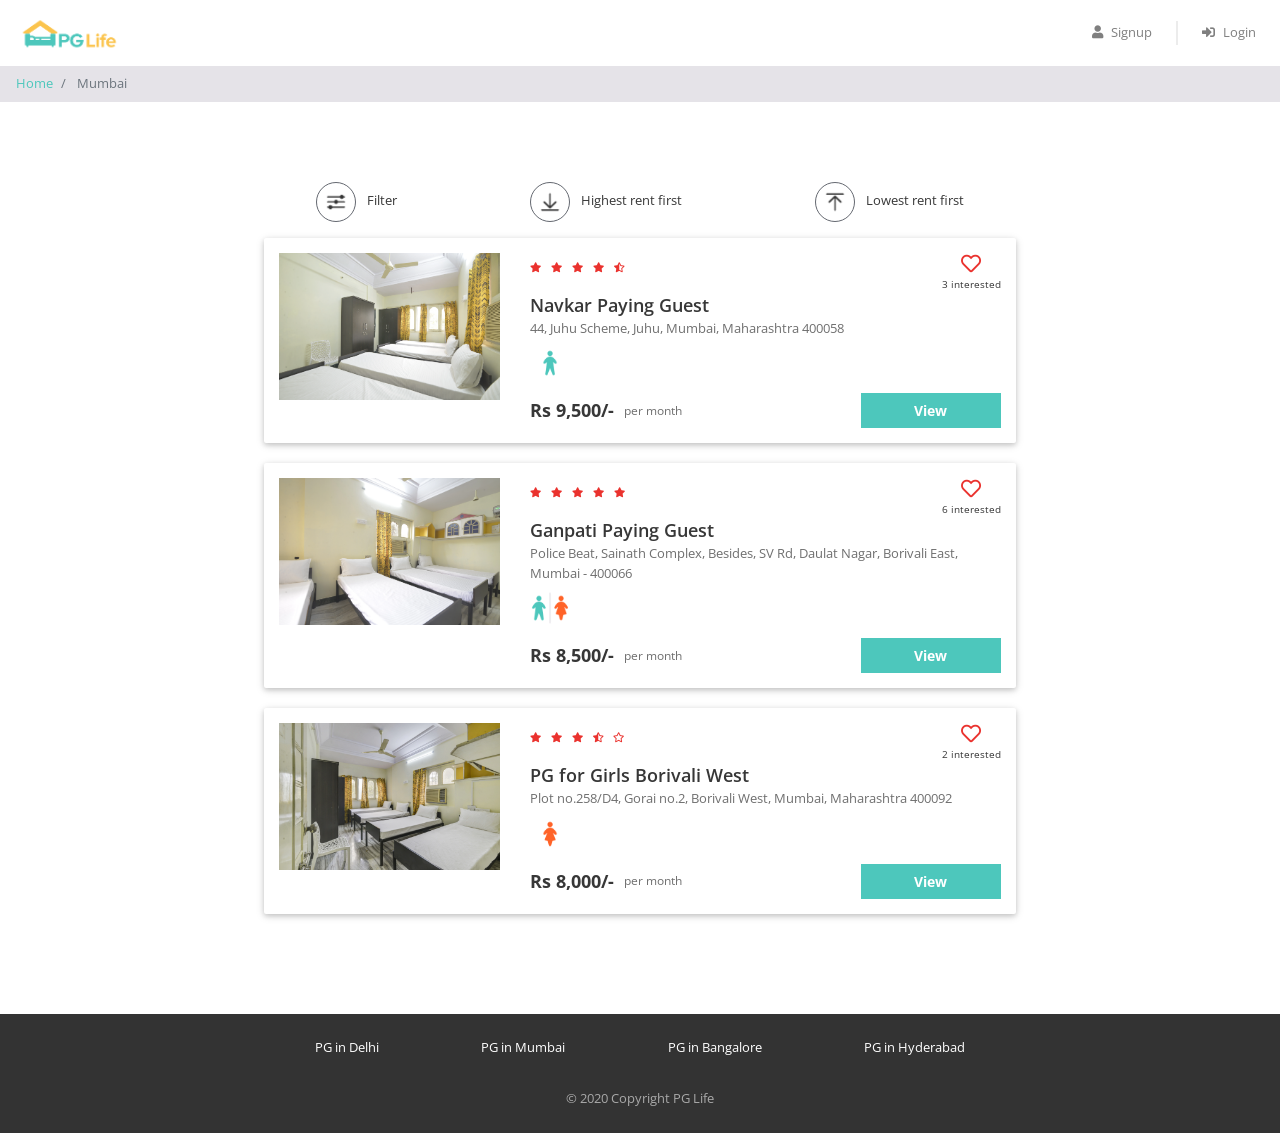
<file: PG Life/html/property_list-mumbai.html>
<!DOCTYPE html>
<html lang="en">

<head>
    <meta name="viewport" content="width=device-width, initial-scale=1">
    <title>Best PG's in Mumbai | PG Life</title>

    <link href="../css/bootstrap.min.css" rel="stylesheet" />
    <link href="https://use.fontawesome.com/releases/v5.11.2/css/all.css" rel="stylesheet" />
    <link href="https://fonts.googleapis.com/css2?family=Open+Sans:ital,wght@0,300;0,400;0,600;0,700;0,800;1,300;1,400;1,600;1,700;1,800&display=swap" rel="stylesheet" />
    <link href="../css/common.css" rel="stylesheet" />
    <link href="../css/property_list-mumbai.css" rel="stylesheet" />
    <link href="../html/index.html" rel="stylesheet" />
    <link href="../html/property_list-mumbai.html" rel="stylesheet" />
</head>


<body>
    <div class="header sticky-top">
        <nav class="navbar navbar-expand-md navbar-light">
            <a class="navbar-brand" href="../index.html">
                <img src="../img/logo.png" />
            </a>
            <button class="navbar-toggler" type="button" data-toggle="collapse" data-target="#my-navbar">
                <span class="navbar-toggler-icon"></span>
            </button>

            <div class="collapse navbar-collapse justify-content-end" id="my-navbar">
                <ul class="navbar-nav">
                    <li class="nav-item">
                        <a class="nav-link" href="#" data-toggle="modal" data-target="#signup-modal">
                            <i class="fas fa-user"></i>Signup
                        </a>
                    </li>
                    <div class="nav-vl"></div>
                    <li class="nav-item">
                        <a class="nav-link" href="#" data-toggle="modal" data-target="#login-modal">
                            <i class="fas fa-sign-in-alt"></i>Login
                        </a>
                    </li>
                </ul>
            </div>
        </nav>
    </div>

    <div id="loading">
    </div>

    <nav aria-label="breadcrumb">
        <ol class="breadcrumb py-2">
            <li class="breadcrumb-item">
                <a href="../index.html">Home</a>
            </li>
            <li class="breadcrumb-item active" aria-current="page">
                Mumbai
            </li>
        </ol>
    </nav>

    <div class="page-container">
        <div class="filter-bar row justify-content-around">
            <div class="col-auto" data-toggle="modal" data-target="#filter-modal">
                <img src="../img/filter.png" alt="filter" />
                <span>Filter</span>
            </div>
            <div class="col-auto">
                <img src="../img/desc.png" alt="sort-desc" />
                <span>Highest rent first</span>
            </div>
            <div class="col-auto">
                <img src="../img/asc.png" alt="sort-asc" />
                <span>Lowest rent first</span>
            </div>
        </div>
        
        <div class="property-card row">
            <div class="image-container col-md-4">
                <img src="../img/properties/1/1d4f0757fdb86d5f.jpg" />
            </div>
            <div class="content-container col-md-8">
                <div class="row no-gutters justify-content-between">
                    <div class="star-container" title="4.5">
                        <i class="fas fa-star"></i>
                        <i class="fas fa-star"></i>
                        <i class="fas fa-star"></i>
                        <i class="fas fa-star"></i>
                        <i class="fas fa-star-half-alt"></i>
                    </div>
                    <div class="interested-container">
                        <i class="far fa-heart"></i>
                        <div class="interested-text">3 interested</div>
                    </div>
                </div>
                <div class="detail-container">
                    <div class="property-name">Navkar Paying Guest</div>
                    <div class="property-address">44, Juhu Scheme, Juhu, Mumbai, Maharashtra 400058</div>
                    <div class="property-gender">
                        <img src="../img/male.png" />
                    </div>
                </div>
                <div class="row no-gutters">
                    <div class="rent-container col-6">
                        <div class="rent">Rs 9,500/-</div>
                        <div class="rent-unit">per month</div>
                    </div>
                    <div class="button-container col-6">
                        <a href="../html/property_detail-mumbai.html" class="btn btn-primary">View</a>
                    </div>
                </div>
            </div>
        </div>

        <div class="property-card row">
            <div class="image-container col-md-4">
                <img src="../img/properties/1/eace7b9114fd6046.jpg" />
            </div>
            <div class="content-container col-md-8">
                <div class="row no-gutters justify-content-between">
                    <div class="star-container" title="4.8">
                        <i class="fas fa-star"></i>
                        <i class="fas fa-star"></i>
                        <i class="fas fa-star"></i>
                        <i class="fas fa-star"></i>
                        <i class="fas fa-star"></i>
                    </div>
                    <div class="interested-container">
                        <i class="far fa-heart"></i>
                        <div class="interested-text">6 interested</div>
                    </div>
                </div>
                <div class="detail-container">
                    <div class="property-name">Ganpati Paying Guest</div>
                    <div class="property-address">Police Beat, Sainath Complex, Besides, SV Rd, Daulat Nagar, Borivali East, Mumbai - 400066</div>
                    <div class="property-gender">
                        <img src="../img/unisex.png" />
                    </div>
                </div>
                <div class="row no-gutters">
                    <div class="rent-container col-6">
                        <div class="rent">Rs 8,500/-</div>
                        <div class="rent-unit">per month</div>
                    </div>
                    <div class="button-container col-6">
                        <a href="../html/property_detail-mumbai.html" class="btn btn-primary">View</a>
                    </div>
                </div>
            </div>
        </div>

        <div class="property-card row">
            <div class="image-container col-md-4">
                <img src="../img/properties/1/46ebbb537aa9fb0a.jpg" />
            </div>
            <div class="content-container col-md-8">
                <div class="row no-gutters justify-content-between">
                    <div class="star-container" title="3.5">
                        <i class="fas fa-star"></i>
                        <i class="fas fa-star"></i>
                        <i class="fas fa-star"></i>
                        <i class="fas fa-star-half-alt"></i>
                        <i class="far fa-star"></i>
                    </div>
                    <div class="interested-container">
                        <i class="far fa-heart"></i>
                        <div class="interested-text">2 interested</div>
                    </div>
                </div>
                <div class="detail-container">
                    <div class="property-name">PG for Girls Borivali West</div>
                    <div class="property-address">Plot no.258/D4, Gorai no.2, Borivali West, Mumbai, Maharashtra 400092</div>
                    <div class="property-gender">
                        <img src="../img/female.png" />
                    </div>
                </div>
                <div class="row no-gutters">
                    <div class="rent-container col-6">
                        <div class="rent">Rs 8,000/-</div>
                        <div class="rent-unit">per month</div>
                    </div>
                    <div class="button-container col-6">
                        <a href="../html/property_detail-mumbai.html" class="btn btn-primary">View</a>
                    </div>
                </div>
            </div>
        </div>
    </div>

    <div class="modal fade" id="filter-modal" tabindex="-1" role="dialog" aria-labelledby="filter-heading" aria-hidden="true">
        <div class="modal-dialog modal-dialog-centered" role="document">
            <div class="modal-content">
                <div class="modal-header">
                    <h3 class="modal-title" id="filter-heading">Filters</h3>
                    <button type="button" class="close" data-dismiss="modal" aria-label="Close">
                        <span aria-hidden="true">&times;</span>
                    </button>
                </div>

                <div class="modal-body">
                    <h5>Gender</h5>
                    <hr />
                    <div>
                        <button class="btn btn-outline-dark btn-active">
                            No Filter
                        </button>
                        <button class="btn btn-outline-dark">
                            <i class="fas fa-venus-mars"></i>Unisex
                        </button>
                        <button class="btn btn-outline-dark">
                            <i class="fas fa-mars"></i>Male
                        </button>
                        <button class="btn btn-outline-dark">
                            <i class="fas fa-venus"></i>Female
                        </button>
                    </div>
                </div>

                <div class="modal-footer">
                    <button data-dismiss="modal" class="btn btn-success">Okay</button>
                </div>
            </div>
        </div>
    </div>

    <div class="modal fade" id="signup-modal" tabindex="-1" role="dialog" aria-labelledby="signup-heading" aria-hidden="true">
        <div class="modal-dialog" role="document">
            <div class="modal-content">
                <div class="modal-header">
                    <h5 class="modal-title" id="signup-heading">Signup with PGLife</h5>
                    <button type="button" class="close" data-dismiss="modal" aria-label="Close">
                        <span aria-hidden="true">&times;</span>
                    </button>
                </div>

                <div class="modal-body">
                    <form id="signup-form" class="form" role="form">
                        <div class="input-group form-group">
                            <div class="input-group-prepend">
                                <span class="input-group-text">
                                    <i class="fas fa-user"></i>
                                </span>
                            </div>
                            <input type="text" class="form-control" name="full_name" placeholder="Full Name" maxlength="30" required>
                        </div>

                        <div class="input-group form-group">
                            <div class="input-group-prepend">
                                <span class="input-group-text">
                                    <i class="fas fa-phone-alt"></i>
                                </span>
                            </div>
                            <input type="text" class="form-control" name="phone" placeholder="Phone Number" maxlength="10" minlength="10" required>
                        </div>

                        <div class="input-group form-group">
                            <div class="input-group-prepend">
                                <span class="input-group-text">
                                    <i class="fas fa-envelope"></i>
                                </span>
                            </div>
                            <input type="email" class="form-control" name="email" placeholder="Email" required>
                        </div>

                        <div class="input-group form-group">
                            <div class="input-group-prepend">
                                <span class="input-group-text">
                                    <i class="fas fa-lock"></i>
                                </span>
                            </div>
                            <input type="password" class="form-control" name="password" placeholder="Password" minlength="6" required>
                        </div>

                        <div class="input-group form-group">
                            <div class="input-group-prepend">
                                <span class="input-group-text">
                                    <i class="fas fa-university"></i>
                                </span>
                            </div>
                            <input type="text" class="form-control" name="college_name" placeholder="College Name" maxlength="150" required>
                        </div>

                        <div class="form-group">
                            <span>I'm a</span>
                            <input type="radio" class="ml-3" id="gender-male" name="gender" value="male" /> Male
                            <label for="gender-male">
                            </label>
                            <input type="radio" class="ml-3" id="gender-female" name="gender" value="female" />
                            <label for="gender-female">
                                Female
                            </label>
                        </div>

                        <div class="form-group">
                            <button type="submit" class="btn btn-block btn-primary">Create Account</button>
                        </div>
                    </form>
                </div>

                <div class="modal-footer">
                    <span>Already have an account?
                        <a href="#" data-dismiss="modal" data-toggle="modal" data-target="#login-modal">Login</a>
                    </span>
                </div>
            </div>
        </div>
    </div>

    <div class="modal fade" id="login-modal" tabindex="-1" role="dialog" aria-labelledby="login-heading" aria-hidden="true">
        <div class="modal-dialog modal-dialog-centered" role="document">
            <div class="modal-content">
                <div class="modal-header">
                    <h5 class="modal-title" id="login-heading">Login with PGLife</h5>
                    <button type="button" class="close" data-dismiss="modal" aria-label="Close">
                        <span aria-hidden="true">&times;</span>
                    </button>
                </div>

                <div class="modal-body">
                    <form id="login-form" class="form" role="form">
                        <div class="input-group form-group">
                            <div class="input-group-prepend">
                                <span class="input-group-text">
                                    <i class="fas fa-user"></i>
                                </span>
                            </div>
                            <input type="email" class="form-control" name="email" placeholder="Email" required>
                        </div>

                        <div class="input-group form-group">
                            <div class="input-group-prepend">
                                <span class="input-group-text">
                                    <i class="fas fa-lock"></i>
                                </span>
                            </div>
                            <input type="password" class="form-control" name="password" placeholder="Password" minlength="6" required>
                        </div>

                        <div class="form-group">
                            <button type="submit" class="btn btn-block btn-primary">Login</button>
                        </div>
                    </form>
                </div>

                <div class="modal-footer">
                    <span>
                        <a href="#" data-dismiss="modal" data-toggle="modal" data-target="#signup-modal">Click here</a>
                        to register a new account
                    </span>
                </div>
            </div>
        </div>
    </div>

    <div class="footer">
        <div class="page-container footer-container">
            <div class="footer-cities">
                <div class="footer-city">
                    <a href="property_list-delhi.html">PG in Delhi</a>
                </div>
                <div class="footer-city">
                    <a href="property_list-mumbai.html">PG in Mumbai</a>
                </div>
                <div class="footer-city">
                    <a href="property_list-bangalore.html">PG in Bangalore</a>
                </div>
                <div class="footer-city">
                    <a href="property_list-hyderabad.html">PG in Hyderabad</a>
                </div>
            </div>
            <div class="footer-copyright">© 2020 Copyright PG Life </div>
        </div>
    </div>

    <script type="text/javascript" src="../js/jquery.js"></script>
    <script type="text/javascript" src="../js/bootstrap.min.js"></script>
</body>

</html>
</file>
<file: PG Life/css/common.css>
* {
    box-sizing: border-box;
    font-family: 'Open Sans', sans-serif;
}

body {
    color: #373737;
    font-size: 16px;
    position: relative;
}

h1,
h2,
h3,
h4,
h5,
h6 {
    font-weight: 600;
}

h1 {
    font-size: 36px;
    margin-bottom: 40px;
}

@media (max-width: 768px) {
    h1 {
        font-size: 28px;
    }
}

h3 {
    font-size: 24px;
    margin-bottom: 12px;
}

h5 {
    font-size: 16px;
    margin-bottom: 10px;
}

.btn-primary,
.btn-warning,
.btn-danger {
    color: white;
    font-weight: bold;
}

.input-group .input-group-text i {
    width: 14px;
}

input[type="radio"] {
    position: relative;
    top: 1px;
}

.breadcrumb {
    background-color: #e5e3e8;
    font-size: 13px;
    border-radius: 0px;
    margin-bottom: 0px;
}

.container {
    max-width: 920px;
    padding: 0px 20px;
}

.page-container {
    max-width: 800px;
    padding: 80px 24px;
    margin: auto;
}

@media (max-width: 768px) {
    .page-container {
        padding: 64px 24px;
    }
}

.white {
    color: #ffffff;
}

#loading {
    display: none;
    background-color: #666666;
    background-image: url("../img/progress_spinner.gif");
    background-repeat: no-repeat;
    background-position: center;
    opacity: 0.4;
    position: fixed;
    top: 0px;
    right: 0px;
    width: 100%;
    height: 100%;
    z-index: 10000000;
}

/* Login Modal */
#login-modal .modal-dialog {
    width: 350px;
    margin: auto;
}

.modal-footer {
    background-color: #f4f4f4;
    justify-content: center;
}

/* Header */
.header {
    background-color: white;
    font-size: 13px;
}

.header .navbar .navbar-brand img {
    height: 40px;
}

.header .navbar .nav-item i {
    margin-right: 8px;
}

.header .nav-vl {
    border-left: 2px solid #d6d6d678;
    height: 24px;
    margin: auto 16px;
    display: block;
}

@media(max-width:768px) {
    .header .nav-vl {
        display: none;
    }
}

.header .nav-name {
    font-weight: bold;
    margin: auto 16px;
}

@media(max-width:768px) {
    .header .nav-name {
        margin: 8px 0px
    }
}

/* Footer */
.footer {
    background-color: #333333;
    font-size: 13px;
}

.footer-container {
    padding: 24px;
}

.footer-cities {
    display: flex;
    flex-wrap: wrap;
    justify-content: space-around;
}

.footer-city {
    margin-bottom: 8px;
    text-align: center;
}

@media(max-width:768px) {
    .footer-city {
        width: 100%;
    }
}

.footer-city a {
    color: #ffffff;
}

.footer-copyright {
    color: #a9a9a9;
    text-align: center;
    padding-top: 24px;
}
</file>
<file: PG Life/css/home.css>
/* Hero / Banner */

.banner-container {
    background-image: url("../img/bg.png");
    background-size: cover;
    background-position: center;
    background-attachment: fixed;

    /* Dark transparent layer over the background image */
    box-shadow: inset 0 0 0 2000px rgba(0, 0, 0, 0.45);

    text-align: center;

    padding: 160px 15px;
}

.banner-container h2 {
    font-size: 32px;
    font-weight: 600;
    margin-bottom: 20px;
}

/* Search box */

.city-search {
    max-width: 530px;
    margin: auto;
    position: relative;
}

.input-city {
    height: 38px;
    font-size: 16px;
    border-radius: 0;
}

.city-search .btn {
    height: 38px;
    width: 42px;
    border-radius: 0;
}

/* Major Cities */

.city-heading {
    text-align: center;
    font-size: 36px;
    font-weight: 400;
    color: #333333;
    margin-bottom: 50px;
}

.city-card-container {
    text-align: center;
    margin-top: 20px;
}

.city-card {
    background-color: #ffffff;

    display: inline-block;

    padding: 20px;

    box-shadow:
        0 2px 5px 0 rgba(0, 0, 0, 0.16),
        0 2px 10px 0 rgba(0, 0, 0, 0.12);

    transition: box-shadow 0.2s ease;
}

.city-card:hover,
.city-card:focus {
    box-shadow:
        0 5px 11px 0 rgba(0, 0, 0, 0.18),
        0 4px 15px 0 rgba(0, 0, 0, 0.15);
}

.city-img {
    height: 100px;
    width: 100px;
    object-fit: contain;
}

/* Mobile */

@media (max-width: 768px) {

    .banner-container {
        padding: 100px 15px;
        background-attachment: scroll;
    }

    .banner-container h2 {
        font-size: 25px;
    }

    .city-search {
        max-width: 100%;
    }

    .city-heading {
        font-size: 30px;
    }
}
</file>
<file: Stayora/css/common.css>
:root {
    --primary-color: #0B8A63;
    --dark: #163D33;
    --light: #F8F8F5;
    --text: #373737;
    --white: #ffffff;
}

html {
    scroll-behavior: smooth;
}

* {
    box-sizing: border-box;
    font-family: 'DM Sans', sans-serif;
}

body {
    margin: 0;
    color: var(--text);
    font-size: 16px;
    line-height: 1.6;
    position: relative;
    background-color: var(--light);
}

a{
    text-decoration: none;
}

img{
    max-width: 100%;
    height: auto;
    display: block;
}

h1,
h2,
h3,
h4,
h5,
h6 {
    font-weight: 600;
}

h1 {
    font-size: 36px;
    margin-bottom: 40px;
}

@media (max-width: 768px) {
    h1 {
        font-size: 28px;
    }
}

h3 {
    font-size: 24px;
    margin-bottom: 12px;
}

h5 {
    font-size: 16px;
    margin-bottom: 10px;
}

.btn {
    border-radius: 10px;
    transition: all .3s ease;
}
.btn-primary {
    background-color: var(--primary-color);
    border-color: var(--primary-color);
    color: var(--white) !important;
}

.btn-list-pg {
    background-color: var(--white);
    color: var(--primary-color);
    border: 2px solid var(--primary-color);
    border-radius: 10px;
    transition: all .3s ease;
}

.btn-list-pg:hover {
    background-color: var(--primary-color);
    color: var(--white);
    border-color: var(--primary-color);
}


.btn-primary:hover,
.btn-primary:focus,
.btn-primary.active {
    background-color: var(--dark);
    border-color: var(--dark);
    color: var(--white) !important;
}

.btn-warning,
.btn-danger {
    color: var(--white);
    font-weight: bold;
}

.input-group .input-group-text i {
    width: 14px;
}

input[type="radio"] {
    position: relative;
    top: 1px;
}

.breadcrumb {
    background-color: var(--light);
    font-size: 13px;
    border-radius: 0px;
    margin-bottom: 0px;
}

.container {
    max-width: 1140px;
    padding: 0px 20px;
}

.page-container {
    max-width: 800px;
    padding: 80px 24px;
    margin: auto;
}

@media (max-width: 768px) {
    .page-container {
        padding: 64px 24px;
    }
}

.white {
    color: var(--white);
}

#loading {
    display: none;
    background-color: var(--dark);
    background-image: url("../Img/progress_spinner.gif");
    background-repeat: no-repeat;
    background-position: center;
    opacity: 0.4;
    position: fixed;
    top: 0px;
    right: 0px;
    width: 100%;
    height: 100%;
    z-index: 10000000;
}

/* Login Modal */
#login-modal .modal-dialog {
    width: 350px;
    margin: auto;
}

.modal-footer {
    background-color: var(--light);
    justify-content: center;
}

/* Header */
.header {
    background-color: var(--white);
    font-size: 15px;
}

.header .navbar .navbar-brand img {
    height: 55px;
    width: auto;
}

.header .navbar .nav-item i {
    margin-right: 8px;
}

.header .nav-vl {
    border-left: 2px solid var(--light);
    height: 24px;
    margin: auto 16px;
    display: block;
}

@media(max-width:768px) {
    .header .nav-vl {
        display: none;
    }
}

.header .nav-name {
    font-weight: bold;
    margin: auto 16px;
}

.header .navbar .nav-link {
    position: relative;
    color: var(--text);
    font-weight: 500;
    padding: 8px 14px;
    transition: color .3s ease;
}

.header .navbar .nav-link::after {
    content: "";
    position: absolute;
    bottom: 0;
    left: 50%;
    width: 0;
    height: 2px;
    background-color: var(--primary-color);
    transform: translateX(-50%);
    transition: all .3s ease;
}

.header .navbar .nav-link:hover::after,
.header .navbar .nav-link.active::after {
    width: 70%;
}

.header .navbar .nav-link:hover,
.header .navbar .nav-link.active {
    color: var(--primary-color);
}

@media(max-width:768px) {
    .header .nav-name {
        margin: 8px 0px
    }
}

/* Footer */
.footer {
    background-color: var(--dark);
    font-size: 13px;
}

.footer-container {
    padding: 24px;
}

.footer-cities {
    display: flex;
    flex-wrap: wrap;
    justify-content: space-around;
}

.footer-city {
    margin-bottom: 8px;
    text-align: center;
}

@media(max-width:768px) {
    .footer-city {
        width: 100%;
    }
}

.footer-city a {
    color: var(--white);
    text-decoration: none;
}

.footer-city a:hover {
    color: var(--primary-color);
}

.footer-copyright {
    color: var(--text);
    text-align: center;
    padding-top: 24px;
}
</file>
<file: Stayora/css/home.css>
.banner-container {
    background: linear-gradient(rgba(22, 61, 51, 0.65),
                                rgba(22, 61, 51, 0.65)),
                url("../Img/about.jpg") center/cover no-repeat;

    background-attachment: fixed;
    text-align: center;
    padding: 160px 20px;
    color: var(--white);
}

@media (max-width: 768px) {
    .banner-container {
        background-attachment: scroll;
        padding: 100px 20px;
    }
}

.hero-section{
    position: relative;
    min-height: 600px;
    padding-top: 80px;
    padding-bottom: 120px; /* Search box ke liye space */
    overflow-x: hidden;
    overflow-y: visible;
}


/* Image layer */

.hero-image{
    position: absolute;
    top: 0;
    right: 0;
    width: 58%;
    height: 100%;
    overflow: hidden;
}


.hero-image img{
    width: 100%;
    height: 100%;
    object-fit: cover;
    display: block;
}


/* White fade overlay */

.hero-overlay{
    background: linear-gradient(
        90deg,
        rgba(248,248,245,0.98) 0%,
        rgba(248,248,245,0.82) 22%,
        rgba(248,248,245,0.45) 48%,
        rgba(248,248,245,0.08) 72%,
        transparent 88%
    );
}



/* Content */

.hero-content{
    position: relative;
    z-index: 3;
    display: flex;
    flex-direction: column;
    justify-content: center;
    height: 100%;
}

.hero-text{
    max-width:520px;
    padding-top:20px;
}

.hero-badge{
    display:inline-block;
    background:#EAF5EC;
    color:var(--primary-color);
    padding:10px 22px;
    border-radius:30px;
    font-size:15px;
    font-weight:500;
    margin-bottom:24px;
}

.hero-text h1{
    font-size:62px;
    line-height:1.1;
    font-weight:700;
    color:var(--dark);
    margin-bottom:24px;
}

.hero-text p{
    font-size:20px;
    line-height:1.8;
    color:#5f5f5f;
    max-width:470px;
}



/* Search box */

.search-box{
    position: absolute;
    left: 50%;
    bottom: -150px;
    transform: translateX(-50%);

    width: 85%;
    max-width: 1100px;

    background: #fff;
    border-radius: 20px;
    padding: 22px 28px;

    display: flex;
    align-items: center;
    justify-content: space-between;
    gap: 20px;

    box-shadow: 0 20px 60px rgba(0,0,0,0.08);
    z-index: 10;
}

.search-item{
    transition: 0.3s ease;
    flex: 1;
    display: flex;
    align-items: center;
    gap: 14px;
    padding-right: 20px;
    border-right: 1px solid #E8E8E8;
}

.search-item:last-of-type{
    border-right: none;
    padding-right: 0;
}

.search-item i{
    width: 42px;
    height: 42px;
    background: #EAF5EC;
    color: var(--primary-color);
    border-radius: 50%;
    display: flex;
    align-items: center;
    justify-content: center;
    font-size: 16px;
    flex-shrink: 0;
}

.search-item:hover{ 
    transform: translateY(-2px);
}

.search-item small{
    display: block;
    font-size: 13px;
    color: #8B8B8B;
    margin-bottom: 4px;
}

.search-item p{
    margin: 0;
    font-size: 15px;
    font-weight: 600;
    color: var(--dark);
}

.search-btn{
    background: var(--primary-color);
    color: white;
    border: none;
    min-width: 180px;
    height: 60px;
    border-radius: 16px;
    font-size: 16px;
    font-weight: 600;
    cursor: pointer;
    transition: 0.3s ease;
}

.search-btn:hover{
    background: #08694c;
    transform: translateY(-2px);
    box-shadow: 0 8px 20px rgba(11,138,99,0.25);
}

.features{
    padding:100px 0 70px;
    background:var(--white);
}

.feature-card{
    background:#fff;
    text-align:center;
    padding:40px 30px;
    border-radius:18px;
    transition:.35s ease;
    height:100%;
}

.feature-card:hover{
    transform:translateY(-8px);
    box-shadow:0 18px 45px rgba(0,0,0,.08);
}

.feature-icon{
    width:72px;
    height:72px;
    margin:auto auto 25px;
    border-radius:50%;
    background:#EAF5EC;
    display:flex;
    justify-content:center;
    align-items:center;
}

.feature-icon i{
    font-size:28px;
    color:var(--primary-color);
}

.feature-card h4{
    font-size:24px;
    color:var(--dark);
    font-weight:700;
    margin-bottom:15px;
}

.feature-card p{
    color:#6c757d;
    font-size:16px;
    line-height:1.8;
    margin:0;
}

.featured-pgs {
    background-color: var(--white);
}

.section-header {
    margin-bottom: 28px;
}

.section-title {
    margin: 0;
    font-size: 28px;
    font-weight: 700;
    color: var(--dark);
}

.view-all {
    color: var(--primary-color);
    text-decoration: none;
    font-size: 14px;
    font-weight: 500;
}

.view-all i {
    margin-left: 5px;
    font-size: 12px;
}

.view-all:hover {
    color: var(--dark);
}

/* PG CARD */

.pg-card {
    background: var(--white);
    border: 1px solid #e8e8e8;
    border-radius: 12px;
    overflow: hidden;
    height: auto;
    transition: all 0.3s ease;
}

.pg-card:hover {
    transform: translateY(-5px);
    box-shadow: 0 10px 25px rgba(22, 61, 51, 0.10);
}


/* IMAGE */

.pg-image {
    position: relative;
    height: 170px;
    overflow: hidden;
}

.pg-image img {
    width: 100%;
    height: 100%;
    object-fit: cover;
    display: block;
    transition: transform 0.4s ease;
}

.pg-card:hover .pg-image img {
    transform: scale(1.04);
}


/* BADGE */

.pg-badge {
    position: absolute;
    top: 12px;
    left: 12px;

    background: var(--primary-color);
    color: var(--white);

    padding: 5px 11px;
    border-radius: 20px;

    font-size: 11px;
    font-weight: 600;
}


/* CONTENT */

.pg-content {
    padding: 15px 14px 13px;
}

.pg-title-row {
    display: flex;
    align-items: center;
    justify-content: space-between;
    gap: 8px;
}

.pg-title-row h3 {
    margin: 0;
    color: var(--dark);
    font-size: 15px;
    font-weight: 600;
}

.pg-price {
    color: var(--primary-color);
    font-size: 13px;
    font-weight: 700;
    white-space: nowrap;
}

.pg-price small {
    font-size: 10px;
    font-weight: 400;
}


/* LOCATION */

.pg-location {
    margin: 8px 0 14px;
    color: #777;
    font-size: 11px;
}

.pg-location i {
    color: #666;
    margin-right: 4px;
}


/* AMENITIES */

.pg-amenities {
    display: flex;
    justify-content: space-between;
    align-items: center;

    padding-top: 11px;
    border-top: 1px solid #eeeeee;
}

.amenity {
    display: flex;
    flex-direction: column;
    align-items: center;
    gap: 4px;

    color: #777;
    font-size: 9px;
}

.amenity i {
    color: #555;
    font-size: 13px;
}
/* =========================
   FEATURED PGs GRID
========================= */

.featured-pgs .row {
    display: flex;
    flex-wrap: wrap;
}

.featured-pgs .row > div {
    flex: 0 0 25%;
    max-width: 25%;
}

.featured-pgs .pg-card {
    width: 100%;
    height: auto;
}


/* Tablet */

@media (max-width: 991px) {

    .featured-pgs .row > div {
        flex: 0 0 50%;
        max-width: 50%;
    }

}


/* Mobile */

@media (max-width: 575px) {

    .featured-pgs .row > div {
        flex: 0 0 100%;
        max-width: 100%;
    }
}

/* =========================
   TESTIMONIALS
========================= */

.testimonials {
    padding: 90px 0;
    background: var(--light);
}

.testimonial-header {
    display: flex;
    align-items: flex-end;
    justify-content: space-between;
    margin-bottom: 40px;
}

.testimonial-label {
    display: inline-block;
    color: var(--primary-color);
    font-size: 13px;
    font-weight: 700;
    letter-spacing: 1px;
    margin-bottom: 10px;
}

.testimonial-header h2 {
    margin: 0 0 12px;
    color: var(--dark);
    font-size: 34px;
    font-weight: 700;
}

.testimonial-header p {
    margin: 0;
    color: #777;
    font-size: 15px;
}

.testimonial-view {
    color: var(--primary-color);
    text-decoration: none;
    font-size: 14px;
    font-weight: 600;
}

.testimonial-view:hover {
    color: var(--dark);
}


/* CARDS */

.testimonial-card {
    height: 100%;
    background: var(--white);
    border: 1px solid #e8e8e8;
    border-radius: 18px;
    padding: 30px;
    transition: 0.3s ease;
}

.testimonial-card:hover {
    transform: translateY(-5px);
    box-shadow: 0 15px 35px rgba(22, 61, 51, 0.08);
}


/* STARS */

.testimonial-stars {
    margin-bottom: 20px;
}

.testimonial-stars i {
    color: #F5B942;
    font-size: 14px;
    margin-right: 3px;
}


/* TEXT */

.testimonial-text {
    color: #555;
    font-size: 15px;
    line-height: 1.8;
    margin-bottom: 25px;
}


/* USER */

.testimonial-user {
    display: flex;
    align-items: center;
    gap: 12px;
    padding-top: 20px;
    border-top: 1px solid #eeeeee;
}

.user-avatar {
    width: 44px;
    height: 44px;
    border-radius: 50%;
    background: #EAF5EC;
    color: var(--primary-color);

    display: flex;
    align-items: center;
    justify-content: center;

    flex-shrink: 0;
}

.testimonial-user h4 {
    margin: 0 0 3px;
    color: var(--dark);
    font-size: 14px;
    font-weight: 600;
}

.testimonial-user span {
    color: #888;
    font-size: 12px;
}


/* =========================
   CAROUSEL
========================= */

#testimonialCarousel {
    position: relative;
    padding: 0 55px;
}

#testimonialCarousel .carousel-item {
    padding: 5px 0 15px;
}


/* ARROWS */

#testimonialCarousel .carousel-control-prev,
#testimonialCarousel .carousel-control-next {
    width: 42px;
    height: 42px;

    top: 50%;
    transform: translateY(-50%);

    background: var(--primary-color);
    border-radius: 50%;

    opacity: 1;
}

#testimonialCarousel .carousel-control-prev {
    left: 0;
}

#testimonialCarousel .carousel-control-next {
    right: 0;
}

#testimonialCarousel .carousel-control-prev:hover,
#testimonialCarousel .carousel-control-next:hover {
    background: var(--dark);
}


/* MOBILE */

@media (max-width: 767px) {

    .testimonials {
        padding: 70px 0;
    }

    .testimonial-header {
        align-items: flex-start;
        flex-direction: column;
        gap: 15px;
        margin-bottom: 30px;
    }

    .testimonial-header h2 {
        font-size: 28px;
    }

    #testimonialCarousel {
        padding: 0 35px;
    }

    #testimonialCarousel .carousel-item {
        padding: 5px 0 15px;
    }

    #testimonialCarousel .carousel-control-prev,
    #testimonialCarousel .carousel-control-next {
        width: 34px;
        height: 34px;
    }

}
</file>
<file: PG Life/css/dashboard.css>
@media (max-width: 768px) {
    .profile-img-container {
        text-align: center;
        padding-bottom: 32px;
    }
}

.profile-img {
    color: #7d7d7d;
    font-size: 75px;
    text-align: center;
    border: 1px solid #e4e4e4;
    border-radius: 50%;
    height: 100px;
    width: 100px;
    line-height: 100px;
}

.profile .name {
    font-weight: bold;
}

.edit-profile {
    font-size: 10px;
    text-decoration: underline;
    cursor: pointer;
}

.my-interested-properties {
    background-color: #fcfaf7;
}

.property-card {
    background-color: #ffffff;
    border-radius: 2px;
    padding: 15px 0px;
    margin: 20px auto;
    box-shadow: 0 2px 5px 0 rgba(0, 0, 0, 0.16), 0 2px 10px 0 rgba(0, 0, 0, 0.12);
}

.property-card:focus,
.property-card:hover {
    box-shadow: 0 5px 11px 0 rgba(0, 0, 0, 0.18), 0 4px 15px 0 rgba(0, 0, 0, 0.15);
}

.image-container {
    text-align: center;
}

@media (max-width: 768px) {
    .image-container {
        padding-bottom: 12px;
    }
}

.image-container img {
    width: 100%;
    max-width: 300px;
}

.star-container i {
    color: #EA322E;
    font-size: 10px;
    margin-right: 6px;
}

.interested-container {
    text-align: center;
    padding: 8px 16px;
}

.interested-container i {
    color: #EA322E;
    font-size: 20px;
    cursor: pointer;
}

.interested-text {
    font-size: 10px;
}

.detail-container {
    padding-bottom: 10px;
}

.property-name {
    font-size: 18px;
    font-weight: 600;
}

.property-address {
    color: #6f6f6f;
    font-size: 13px;
    padding-bottom: 5px;
}

.property-gender img {
    width: 40px;
}

.rent-container {
    display: flex;
    align-items: center;
}

.rent {
    font-size: 18px;
    font-weight: bold;
    padding-right: 10px;
}

.rent-unit {
    color: #6f6f6f;
    font-size: 12px;
}

.button-container .btn {
    font-size: 14px;
    border-radius: 0px;
    width: 140px;
    float: right;
}
</file>
<file: PG Life/css/property_detail-delhi.css>
.carousel img {
    height: 300px;
    object-fit: cover;
}

.property-summary {
    padding: 24px;
}

.property-amenities,
.property-rating {
    background-color: #fcfaf7;
}

.star-container i {
    color: #EA322E;
    font-size: 12px;
    margin-right: 6px;
}

.interested-container {
    text-align: center;
    padding-right: 42px;
}

@media (max-width: 768px) {
    .interested-container {
        padding-right: 0px;
    }
}

.interested-container i {
    color: #EA322E;
    font-size: 20px;
    cursor: pointer;
}

.interested-text {
    font-size: 10px;
}

.detail-container {
    padding-bottom: 10px;
}

.property-name {
    font-size: 36px;
    font-weight: 600;
}

@media (max-width: 768px) {
    .property-name {
        font-size: 24px;
    }
}

.property-address {
    color: #6f6f6f;
    font-size: 16px;
    padding-bottom: 5px;
}

.property-gender img {
    width: 40px;
}

.rent-container {
    display: flex;
    align-items: center;
}

.rent {
    font-size: 24px;
    font-weight: bold;
    padding-right: 10px;
}

@media (max-width: 768px) {
    .rent {
        font-size: 18px;
    }
}

.rent-unit {
    color: #6f6f6f;
    font-size: 12px;
}

.button-container .btn {
    font-size: 14px;
    border-radius: 0px;
    width: 140px;
    float: right;
}

@media (max-width: 768px) {
    .property-amenities .row>div {
        padding-bottom: 24px;
    }
}

.amenity-container {
    margin: 8px 0px;
}

.amenity-container img {
    height: 20px;
    margin-top: -4px;
    margin-right: 4px;
}

.rating-criteria {
    margin: 28px 0px;
}

.rating-criteria-icon {
    width: 14px;
}

.rating-criteria-text {
    margin-left: 8px;
}

.rating-criteria-star-container {
    margin-top: -2px;
}

.rating-criteria-star-container i {
    color: #66C2BD;
    font-size: 12px;
}

.rating-circle {
    background-color: #66C2BD;
    color: white;
    text-align: center;
    height: 160px;
    width: 160px;
    border-radius: 50%;
    padding-top: 32px;
    margin: auto;
}

.total-rating {
    font-size: 40px;
}

.rating-circle-star-container {
    font-size: 12px;
}

.testimonial-block {
    background-color: #fcfaf7;
    padding: 0px 160px 24px;
    margin-top: 80px;
}

@media (max-width: 768px) {
    .testimonial-block {
        padding: 0px 24px 24px;
    }
}

.testimonial-image-container {
    text-align: center;
}

.testimonial-img {
    width: 100px;
    border-radius: 50%;
    position: relative;
    top: -40px;
}

.testimonial-text {
    color: #777777;
    text-align: center;
    position: relative;
}

.testimonial-text i {
    font-size: 20px;
    position: absolute;
    left: 0px;
    top: 0px;
}

.testimonial-text p {
    text-indent: 20px;
}

.testimonial-name {
    color: #2F2E2E;
    text-align: right;
    font-weight: bold;
    margin-top: 12px;
}
</file>
<file: PG Life/css/property_detail-mumbai.css>
.carousel img {
    height: 300px;
    object-fit: cover;
}

.property-summary {
    padding: 24px;
}

.property-amenities,
.property-rating {
    background-color: #fcfaf7;
}

.star-container i {
    color: #EA322E;
    font-size: 12px;
    margin-right: 6px;
}

.interested-container {
    text-align: center;
    padding-right: 42px;
}

@media (max-width: 768px) {
    .interested-container {
        padding-right: 0px;
    }
}

.interested-container i {
    color: #EA322E;
    font-size: 20px;
    cursor: pointer;
}

.interested-text {
    font-size: 10px;
}

.detail-container {
    padding-bottom: 10px;
}

.property-name {
    font-size: 36px;
    font-weight: 600;
}

@media (max-width: 768px) {
    .property-name {
        font-size: 24px;
    }
}

.property-address {
    color: #6f6f6f;
    font-size: 16px;
    padding-bottom: 5px;
}

.property-gender img {
    width: 40px;
}

.rent-container {
    display: flex;
    align-items: center;
}

.rent {
    font-size: 24px;
    font-weight: bold;
    padding-right: 10px;
}

@media (max-width: 768px) {
    .rent {
        font-size: 18px;
    }
}

.rent-unit {
    color: #6f6f6f;
    font-size: 12px;
}

.button-container .btn {
    font-size: 14px;
    border-radius: 0px;
    width: 140px;
    float: right;
}

@media (max-width: 768px) {
    .property-amenities .row>div {
        padding-bottom: 24px;
    }
}

.amenity-container {
    margin: 8px 0px;
}

.amenity-container img {
    height: 20px;
    margin-top: -4px;
    margin-right: 4px;
}

.rating-criteria {
    margin: 28px 0px;
}

.rating-criteria-icon {
    width: 14px;
}

.rating-criteria-text {
    margin-left: 8px;
}

.rating-criteria-star-container {
    margin-top: -2px;
}

.rating-criteria-star-container i {
    color: #66C2BD;
    font-size: 12px;
}

.rating-circle {
    background-color: #66C2BD;
    color: white;
    text-align: center;
    height: 160px;
    width: 160px;
    border-radius: 50%;
    padding-top: 32px;
    margin: auto;
}

.total-rating {
    font-size: 40px;
}

.rating-circle-star-container {
    font-size: 12px;
}

.testimonial-block {
    background-color: #fcfaf7;
    padding: 0px 160px 24px;
    margin-top: 80px;
}

@media (max-width: 768px) {
    .testimonial-block {
        padding: 0px 24px 24px;
    }
}

.testimonial-image-container {
    text-align: center;
}

.testimonial-img {
    width: 100px;
    border-radius: 50%;
    position: relative;
    top: -40px;
}

.testimonial-text {
    color: #777777;
    text-align: center;
    position: relative;
}

.testimonial-text i {
    font-size: 20px;
    position: absolute;
    left: 0px;
    top: 0px;
}

.testimonial-text p {
    text-indent: 20px;
}

.testimonial-name {
    color: #2F2E2E;
    text-align: right;
    font-weight: bold;
    margin-top: 12px;
}
</file>
<file: PG Life/css/property_list-bangalore.css>
.filter-bar > div {
    cursor: pointer;
    font-size: 13px;
    text-align: center;
    margin-bottom: 16px;
}

.filter-bar img {
    width: 40px;
    height: 40px;
    border-radius: 40px;
    border: 1px solid #646870;
    padding: 6px;
    margin-right: 8px;
}

@media (max-width: 768px) {
    .filter-bar img {
        display: block;
        margin: 0px auto 4px;
    }
}

.property-card {
    background-color: #ffffff;
    border-radius: 2px;
    padding: 15px 0px;
    margin: 0px auto 20px;
    box-shadow: 0 2px 5px 0 rgba(0, 0, 0, 0.16), 0 2px 10px 0 rgba(0, 0, 0, 0.12);
}

.property-card:focus,
.property-card:hover {
    box-shadow: 0 5px 11px 0 rgba(0, 0, 0, 0.18), 0 4px 15px 0 rgba(0, 0, 0, 0.15);
}

.image-container {
    text-align: center;
}

@media (max-width: 768px) {
    .image-container {
        padding-bottom: 12px;
    }
}

.image-container img {
    width: 100%;
    max-width: 300px;
}

.star-container i {
    color: #EA322E;
    font-size: 10px;
    margin-right: 6px;
}

.interested-container {
    text-align: center;
}

.interested-container i {
    color: #EA322E;
    font-size: 20px;
    cursor: pointer;
}

.interested-text {
    font-size: 10px;
}

.detail-container {
    padding-bottom: 10px;
}

.property-name {
    font-size: 18px;
    font-weight: 600;
}

.property-address {
    color: #6f6f6f;
    font-size: 13px;
    padding-bottom: 5px;
}

.property-gender img {
    width: 40px;
}

.rent-container {
    display: flex;
    align-items: center;
}

.rent {
    font-size: 18px;
    font-weight: bold;
    padding-right: 10px;
}

.rent-unit {
    color: #6f6f6f;
    font-size: 12px;
}

.button-container .btn {
    font-size: 14px;
    border-radius: 0px;
    width: 140px;
    float: right;
}

/* No Property */
.no-property-container {
    margin: 96px auto 144px;
}

.no-property-container p {
    font-size: 24px;
    text-align: center;
}

/* Filter Modal */
#filter-modal .modal-dialog {
    max-width: 600px;
}

#filter-modal .modal-body h5 {
    color: #777777;
}

#filter-modal .modal-body hr {
    margin: 4px 0px;
}

#filter-modal .modal-body button {
    font-size: 14px;
    width: 100px;
    margin: 16px;
}

#filter-modal .modal-body .btn-active {
    color: #fff;
    background-color: #343a40;
}

#filter-modal .modal-body button i {
    margin-right: 8px;
}

#filter-modal .modal-footer button {
    width: 120px;
}
</file>
<file: PG Life/css/property_list-mumbai.css>
.filter-bar > div {
    cursor: pointer;
    font-size: 13px;
    text-align: center;
    margin-bottom: 16px;
}

.filter-bar img {
    width: 40px;
    height: 40px;
    border-radius: 40px;
    border: 1px solid #646870;
    padding: 6px;
    margin-right: 8px;
}

@media (max-width: 768px) {
    .filter-bar img {
        display: block;
        margin: 0px auto 4px;
    }
}

.property-card {
    background-color: #ffffff;
    border-radius: 2px;
    padding: 15px 0px;
    margin: 0px auto 20px;
    box-shadow: 0 2px 5px 0 rgba(0, 0, 0, 0.16), 0 2px 10px 0 rgba(0, 0, 0, 0.12);
}

.property-card:focus,
.property-card:hover {
    box-shadow: 0 5px 11px 0 rgba(0, 0, 0, 0.18), 0 4px 15px 0 rgba(0, 0, 0, 0.15);
}

.image-container {
    text-align: center;
}

@media (max-width: 768px) {
    .image-container {
        padding-bottom: 12px;
    }
}

.image-container img {
    width: 100%;
    max-width: 300px;
}

.star-container i {
    color: #EA322E;
    font-size: 10px;
    margin-right: 6px;
}

.interested-container {
    text-align: center;
}

.interested-container i {
    color: #EA322E;
    font-size: 20px;
    cursor: pointer;
}

.interested-text {
    font-size: 10px;
}

.detail-container {
    padding-bottom: 10px;
}

.property-name {
    font-size: 18px;
    font-weight: 600;
}

.property-address {
    color: #6f6f6f;
    font-size: 13px;
    padding-bottom: 5px;
}

.property-gender img {
    width: 40px;
}

.rent-container {
    display: flex;
    align-items: center;
}

.rent {
    font-size: 18px;
    font-weight: bold;
    padding-right: 10px;
}

.rent-unit {
    color: #6f6f6f;
    font-size: 12px;
}

.button-container .btn {
    font-size: 14px;
    border-radius: 0px;
    width: 140px;
    float: right;
}

/* No Property */
.no-property-container {
    margin: 96px auto 144px;
}

.no-property-container p {
    font-size: 24px;
    text-align: center;
}

/* Filter Modal */
#filter-modal .modal-dialog {
    max-width: 600px;
}

#filter-modal .modal-body h5 {
    color: #777777;
}

#filter-modal .modal-body hr {
    margin: 4px 0px;
}

#filter-modal .modal-body button {
    font-size: 14px;
    width: 100px;
    margin: 16px;
}

#filter-modal .modal-body .btn-active {
    color: #fff;
    background-color: #343a40;
}

#filter-modal .modal-body button i {
    margin-right: 8px;
}

#filter-modal .modal-footer button {
    width: 120px;
}
</file>
